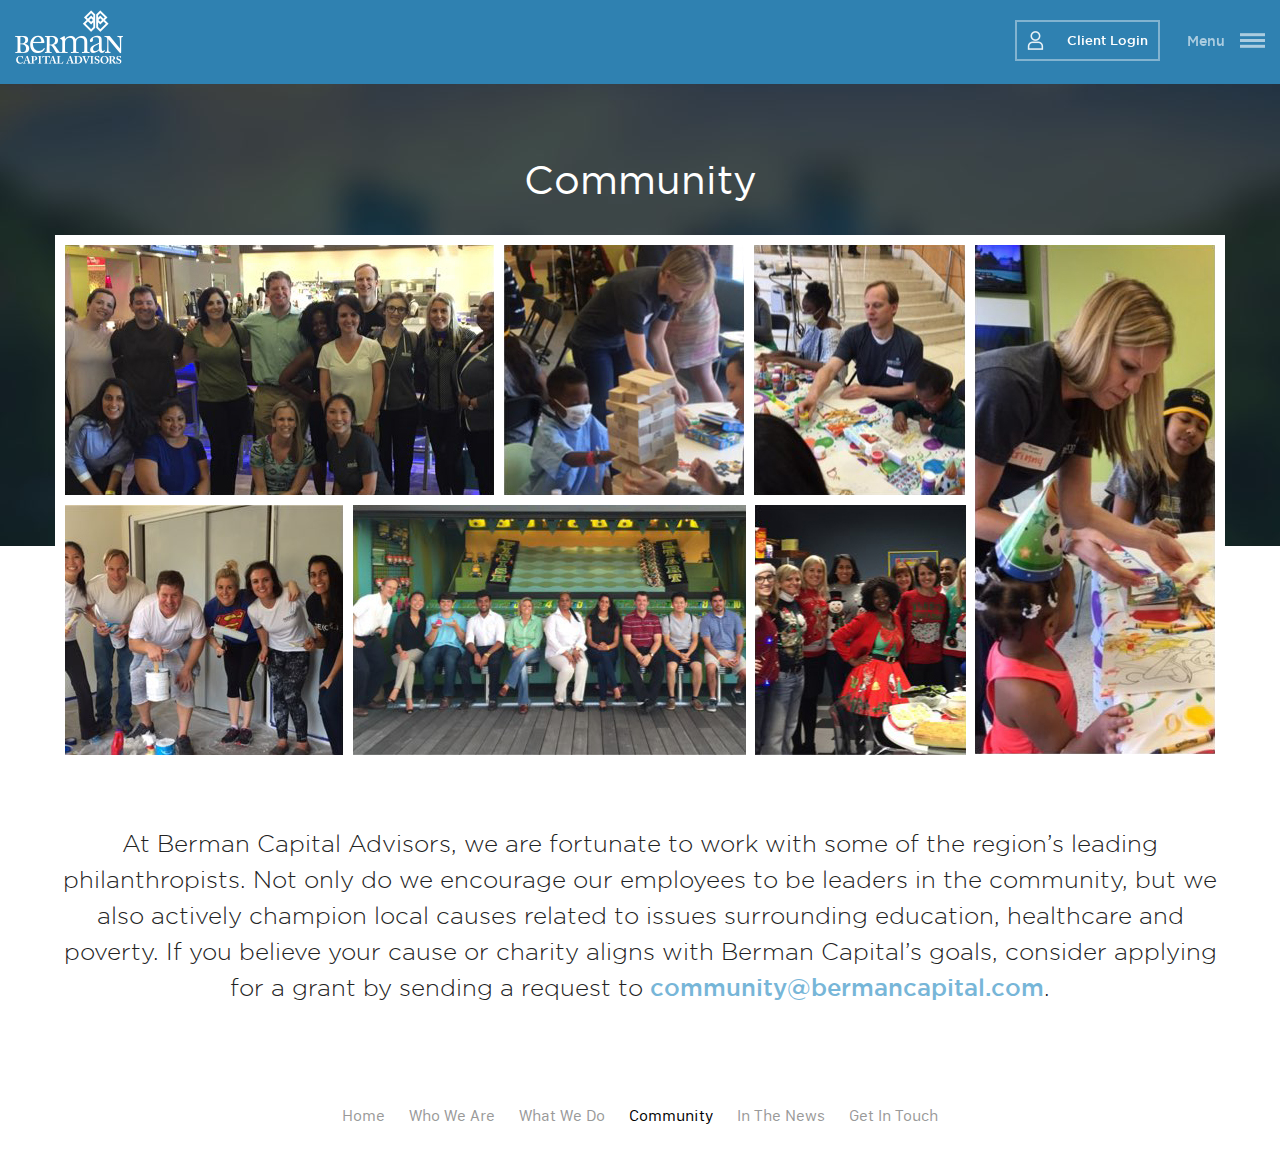
<file: community.html>
<!DOCTYPE html>
<html lang="en">
<head>
	<meta charset="UTF-8">
	<title>Berman Capital Advisors</title>
	<meta name="viewport" content="width=device-width, initial-scale=1.0, maximum-scale=1.0, user-scalable=no" />
	<link rel="stylesheet" href="css/magnific-popup.css">
	<link rel="stylesheet" href="css/style.css">
	<link rel="stylesheet" href="css/responsive.css">
	<!--[if lt IE 9]>
	<script src="js/html5shiv.js"></script>
	<![endif]-->
</head>
<body>
	<header class="header">
		<a href="index.html" class="logo"><img src="images/logo.png" alt=""></a>
	</header>
	<div class="loginCont clearfix">
		<a href="https://bd3.bdreporting.com/" class="clientLogin" target="_blank">Client Login</a>
	</div>
	<div class="btnMobileNavOuter"></div>
	<a class="btnMobileNav" href="javascript:void(0);"><span>Menu</span> <i></i></a>
	<div class="navigationOuter">
		<div class="loginContMob clearfix">
			<a href="https://bd3.bdreporting.com/" class="clientLogin" target="_blank">Client Login</a>
		</div>
		<ul class="nav clearfix">
			<li><a href="index.html">Home</a></li>
			<li><a href="who-we-are.html">Who We Are</a></li>
			<li><a href="what-we-do.html">What We Do</a></li>
			<li><a class="activePage" href="community.html">Community</a></li>
			<li><a href="news.html">In The News</a></li>
			<li><a href="get-in-touch.html">Get In Touch</a></li>
		</ul>
		<div class="fooDesc">
			<div class="fooLogo"><img src="images/footer_logo.png" alt=""></div>
			<p>3475 Lenox Road / Suite 760 / <br> Atlanta, GA 30326<br> 404.554.4999 office / 404.554.0455 fax</p>
			<p>&copy; Copyright 2017. Berman Capital Advisors. All rights reserved.</p>
		</div>
	</div>
	<div class="community clearfix">
		<div class="communityInner clearfix">
			<h2 class="heading2">Community</h2>
			<div class="dvCommunity clearfix">
				<div class="grid">
					<div id="community">
						<a class="gridItem item1" href="images/community1-large.jpg"><img src="images/community1.jpg" alt=""></a>
						<a class="gridItem item2" href="images/community2-large.jpg"><img src="images/community2.jpg" alt=""></a>
						<a class="gridItem item3" href="images/community3-large.jpg"><img src="images/community3.jpg" alt=""></a>
						<a class="gridItem item4" href="images/community4-large.jpg"><img src="images/community4.jpg" alt=""></a>
						<a class="gridItem item5" href="images/community5-large.jpg"><img src="images/community5.jpg" alt=""></a>
						<a class="gridItem item6" href="images/community6-large.jpg"><img src="images/community6.jpg"alt=""></a>
						<a class="gridItem item7" href="images/community7-large.jpg"><img src="images/community7.jpg" 
						alt=""></a>
					</div>
				</div>
			</div>
			<h4>At Berman Capital Advisors, we are fortunate to work with some of the region’s leading philanthropists. Not only do we encourage our employees to be leaders in the community, but we also actively champion local causes related to issues surrounding education, healthcare and poverty. If you believe your cause or charity aligns with Berman Capital’s goals, consider applying for a grant by sending a request to <a href="mailto:community@bermancapital.com">community@bermancapital.com</a>.</h4>
		</div>
	</div>
	<footer class="footer clearfix">
		<ul class="fooNav">
			<li><a href="index.html">Home</a></li>
			<li><a href="who-we-are.html">Who We Are</a></li>
			<li><a href="what-we-do.html">What We Do</a></li>
			<li><a class="activeNav" href="community.html">Community</a></li>
			<li><a href="news.html">In The News</a></li>
			<li><a href="get-in-touch.html">Get In Touch</a></li>
		</ul>
	</footer>
	<div class="bodyBg"></div>
	<script src="js/jquery.min.js"></script>
	<script src="js/jquery.magnific-popup.min.js"></script>
	<script src="js/TweenMax.min.js"></script>
	<script src="js/waypoints.min.js"></script>
	<script src="js/jquery.berman.js"></script>
	<script>
		//Gallery Function
		$(function(){
	        $('#community').magnificPopup({
				delegate: 'a',
				type: 'image',
				tLoading: 'Loading image #%curr%...',
				mainClass: 'mfp-with-zoom',
				zoom: {
				    enabled: true,
				    duration: 300,
				    easing: 'ease-in-out',
				    opener: function(openerElement) {
				      return openerElement.is('img') ? openerElement : openerElement.find('img');
				    }
				},
				gallery: {
					enabled: true,
					navigateByImgClick: true,
					preload: [0,1] 
				},
				image: {
					tError: '<a href="%url%">The image #%curr%</a> could not be loaded.',
					titleSrc: function(item) {
						return item.el.attr('title') + '<small>by Marsel Van Oosten</small>';
					}
				}
			});
			
		});
	</script>
</body>
</html>
</file>
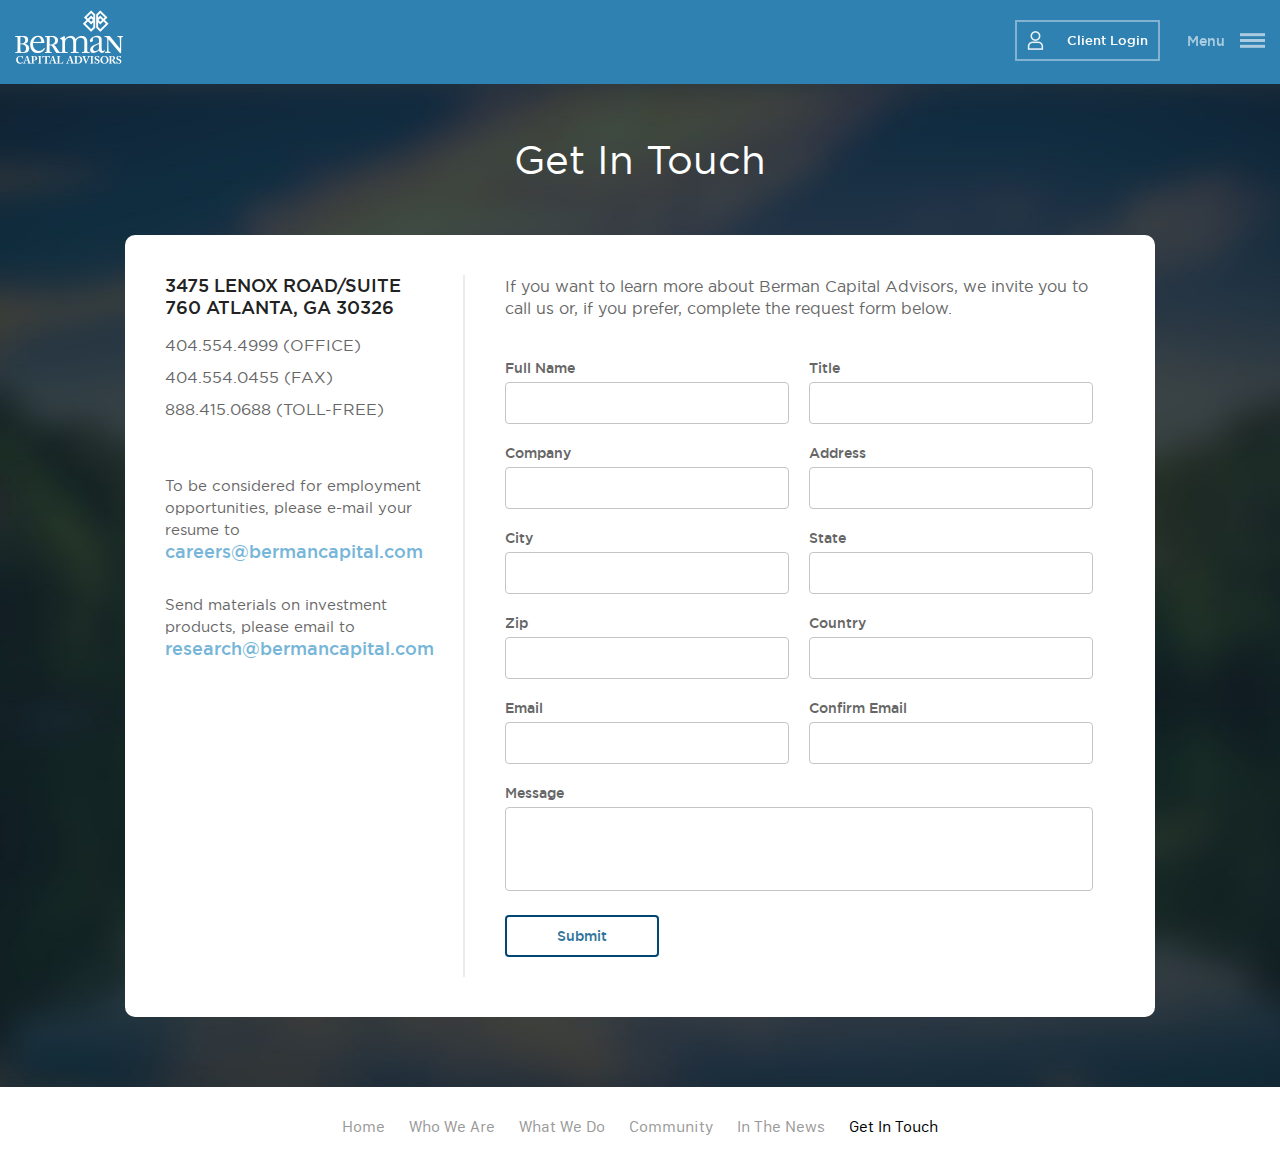
<file: get-in-touch.html>
<!DOCTYPE html>
<html lang="en">
<head>
	<meta charset="UTF-8">
	<title>Berman Capital Advisors</title>
	<meta name="viewport" content="width=device-width, initial-scale=1.0, maximum-scale=1.0, user-scalable=no" />
	<link rel="stylesheet" href="css/style.css">
	<link rel="stylesheet" href="css/responsive.css">
	<!--[if lt IE 9]>
	<script src="js/html5shiv.js"></script>
	<![endif]-->
</head>
<body>
	<header class="header">
		<a href="index.html" class="logo"><img src="images/logo.png" alt=""></a>
	</header>
	<div class="loginCont clearfix">
		<a href="https://bd3.bdreporting.com/" class="clientLogin" target="_blank">Client Login</a>
	</div>
	<div class="btnMobileNavOuter"></div>
	<a class="btnMobileNav" href="javascript:void(0);"><span>Menu</span> <i></i></a>
	<div class="navigationOuter">
		<div class="loginContMob clearfix">
			<a href="https://bd3.bdreporting.com/" class="clientLogin" target="_blank">Client Login</a>
		</div>
		<ul class="nav clearfix">
			<li><a href="index.html">Home</a></li>
			<li><a href="who-we-are.html">Who We Are</a></li>
			<li><a href="what-we-do.html">What We Do</a></li>
			<li><a href="community.html">Community</a></li>
			<li><a href="news.html">In The News</a></li>
			<li><a class="activePage" href="get-in-touch.html">Get In Touch</a></li>
		</ul>
		<div class="fooDesc">
			<div class="fooLogo"><img src="images/footer_logo.png" alt=""></div>
			<p>3475 Lenox Road / Suite 760 / <br> Atlanta, GA 30326<br> 404.554.4999 office / 404.554.0455 fax</p>
			<p>&copy; Copyright 2017. Berman Capital Advisors. All rights reserved.</p>
		</div>
	</div>
	<div class="getInTouch clearfix">
		<div class="getInTouchInner clearfix">
			<h2 class="heading2">Get In Touch</h2>
			<div class="dvgetInTouch clearfix">
				<div class="dvgetInTouchLeft">
					<h4>3475 LENOX ROAD/SUITE 760 ATLANTA, GA 30326</h4>
					<h5>404.554.4999 (OFFICE)<br>
					404.554.0455 (FAX)<br>
					888.415.0688 (TOLL-FREE)</h5>
					<p>To be considered for employment opportunities, please e-mail your resume to<br>
					<a href="mailto:careers@bermancapital.com">careers@bermancapital.com</a>
					</p>
					<p>Send materials on investment products, please email to<br>
					<a href="mailto:research@bermancapital.com">research@bermancapital.com</a>
					</p>
				</div>
				<div class="dvgetInTouchRight">
					<h4>If you want to learn more about Berman Capital Advisors, we invite you to call us or, if you prefer, complete the request form below.</h4>
					<div class="frmRow clearfix">
						<div class="frmCol">
							<label class="lbl">Full Name</label>
							<input class="txtInput" type="text" name="" id="">
						</div>
						<div class="frmCol">
							<label class="lbl">Title</label>
							<input class="txtInput" type="text" name="" id="">
						</div>
					</div>
					<div class="frmRow clearfix">
						<div class="frmCol">
							<label class="lbl">Company</label>
							<input class="txtInput" type="text" name="" id="">
						</div>
						<div class="frmCol">
							<label class="lbl">Address</label>
							<input class="txtInput" type="text" name="" id="">
						</div>
					</div>
					<div class="frmRow clearfix">
						<div class="frmCol">
							<label class="lbl">City</label>
							<input class="txtInput" type="text" name="" id="">
						</div>
						<div class="frmCol">
							<label class="lbl">State</label>
							<input class="txtInput" type="text" name="" id="">
						</div>
					</div>
					<div class="frmRow clearfix">
						<div class="frmCol">
							<label class="lbl">Zip</label>
							<input class="txtInput" type="text" name="" id="">
						</div>
						<div class="frmCol">
							<label class="lbl">Country</label>
							<input class="txtInput" type="text" name="" id="">
						</div>
					</div>
					<div class="frmRow clearfix">
						<div class="frmCol">
							<label class="lbl">Email</label>
							<input class="txtInput" type="text" name="" id="">
						</div>
						<div class="frmCol">
							<label class="lbl">Confirm Email</label>
							<input class="txtInput" type="text" name="" id="">
						</div>
					</div>
					<div class="frmRow clearfix">
						<div class="frmCol w_100">
							<label class="lbl">Message</label>
							<textarea name="" class="txtArea" id="" cols="30" rows="10"></textarea>
						</div>
					</div>
					<div class="frmRow clearfix">
						<div class="frmCol">
							<a class="btnSubmit" href="#">Submit</a>
						</div>
					</div>
				</div>
			</div>
		</div>
	</div>
	<footer class="footer clearfix">
		<ul class="fooNav">
			<li><a href="index.html">Home</a></li>
			<li><a href="who-we-are.html">Who We Are</a></li>
			<li><a href="what-we-do.html">What We Do</a></li>
			<li><a href="community.html">Community</a></li>
			<li><a href="news.html">In The News</a></li>
			<li><a class="activeNav" href="get-in-touch.html">Get In Touch</a></li>
		</ul>
	</footer>
	<div class="bodyBg"></div>
	<script src="js/jquery.min.js"></script>
	<script src="js/TweenMax.min.js"></script>
	<script src="js/waypoints.min.js"></script>
	<script src="js/jquery.berman.js"></script>
</body>
</html>
</file>
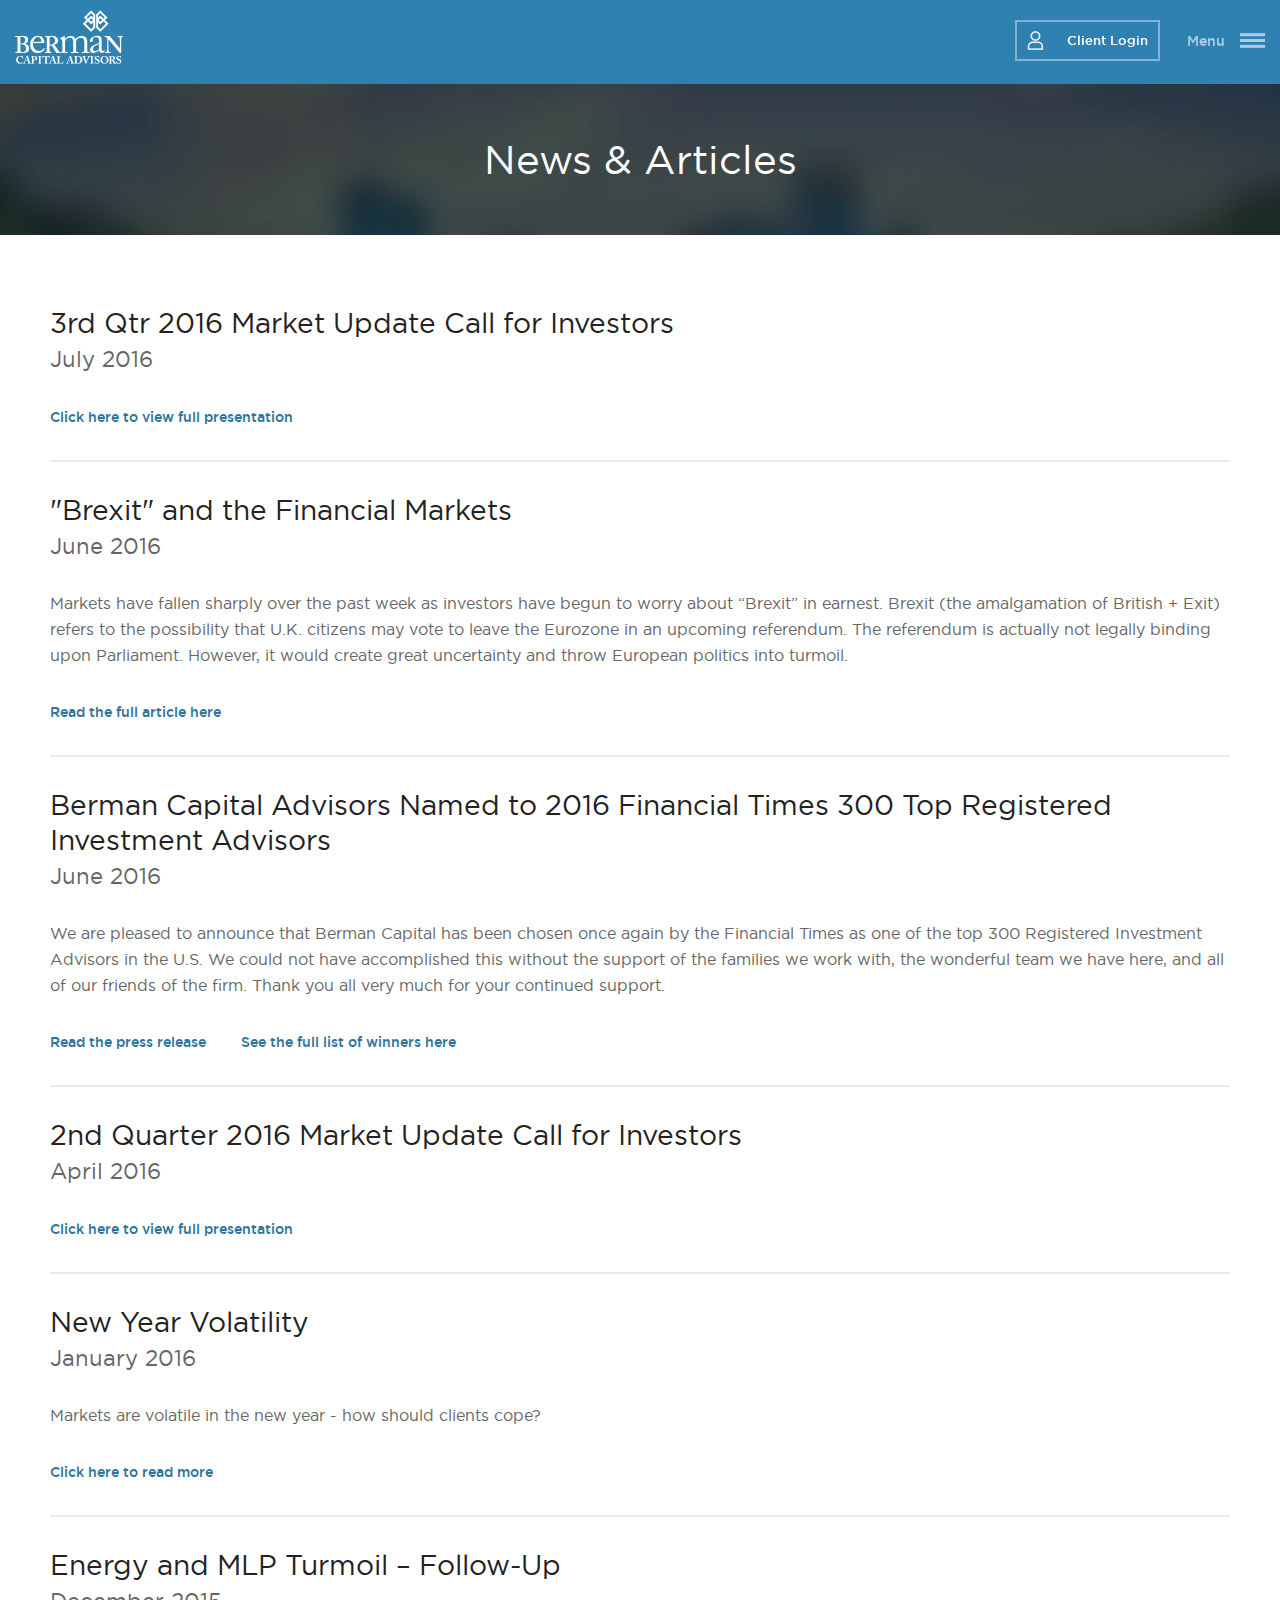
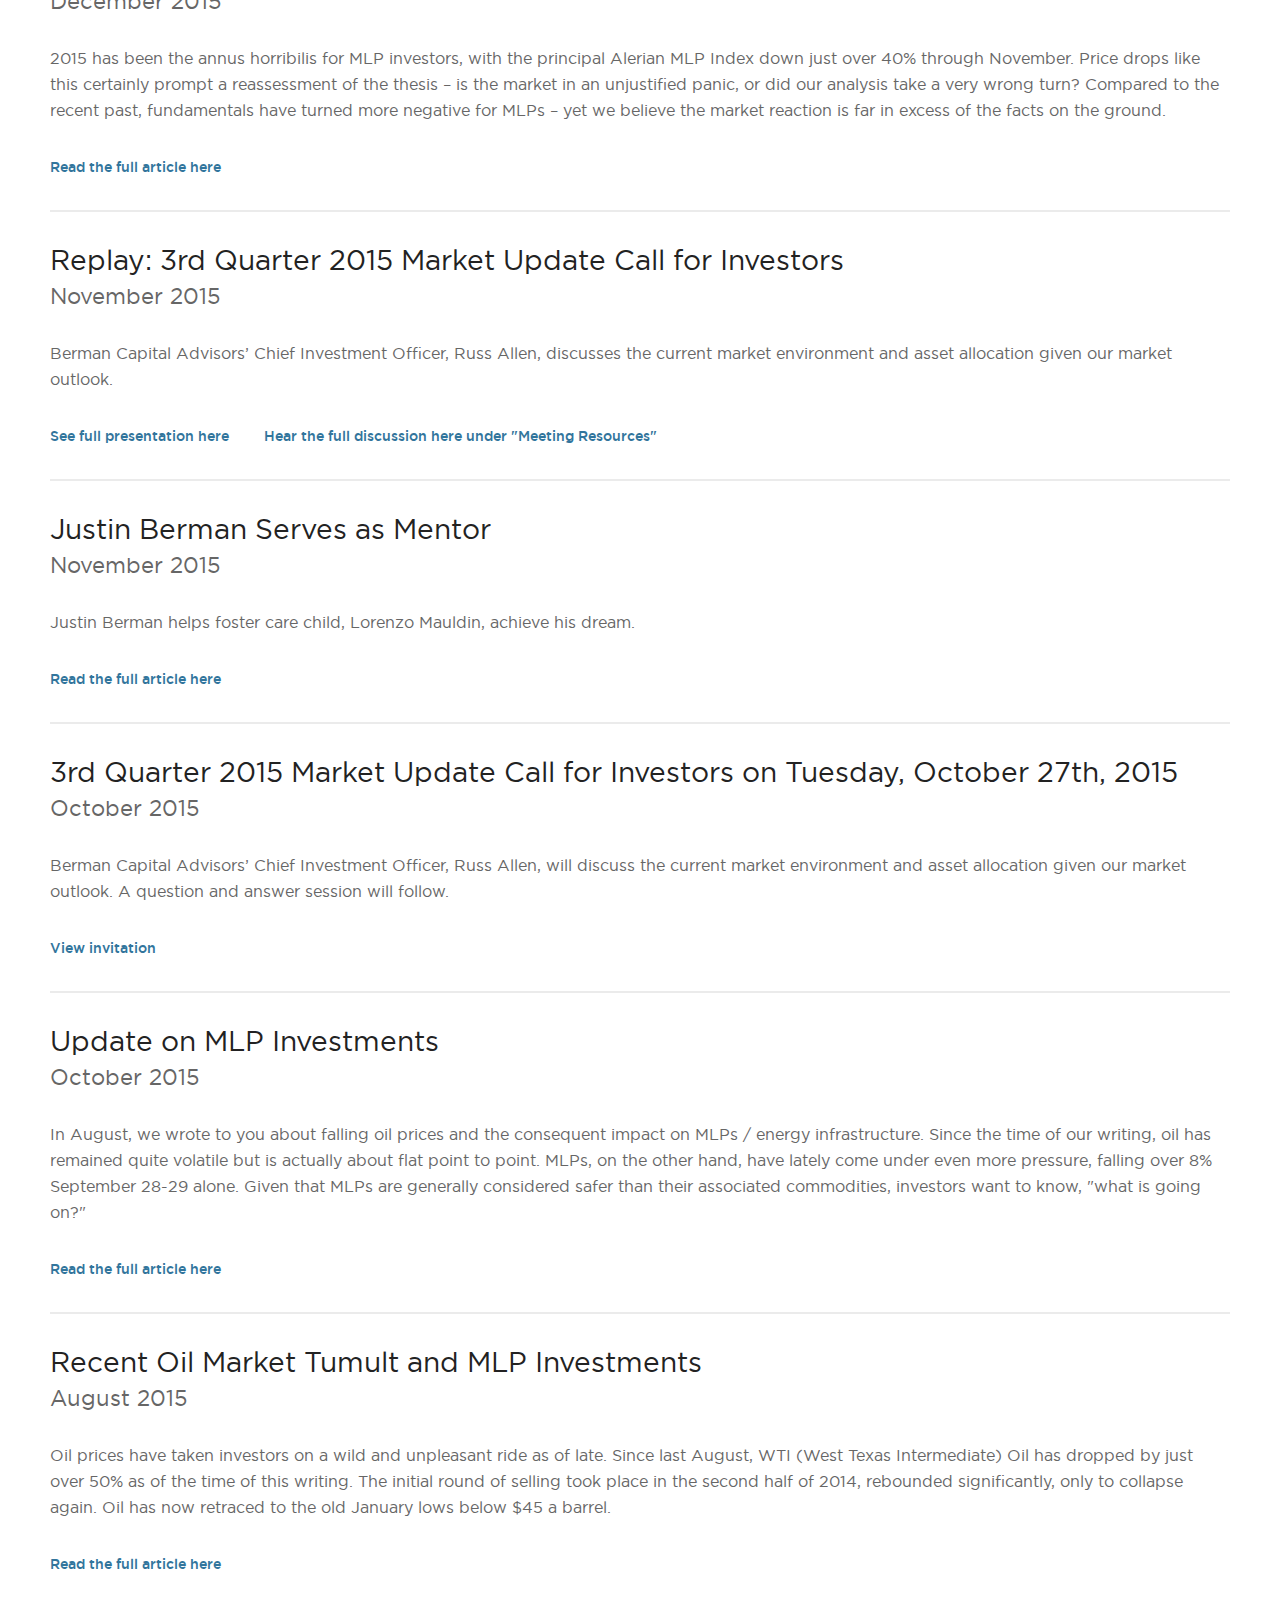
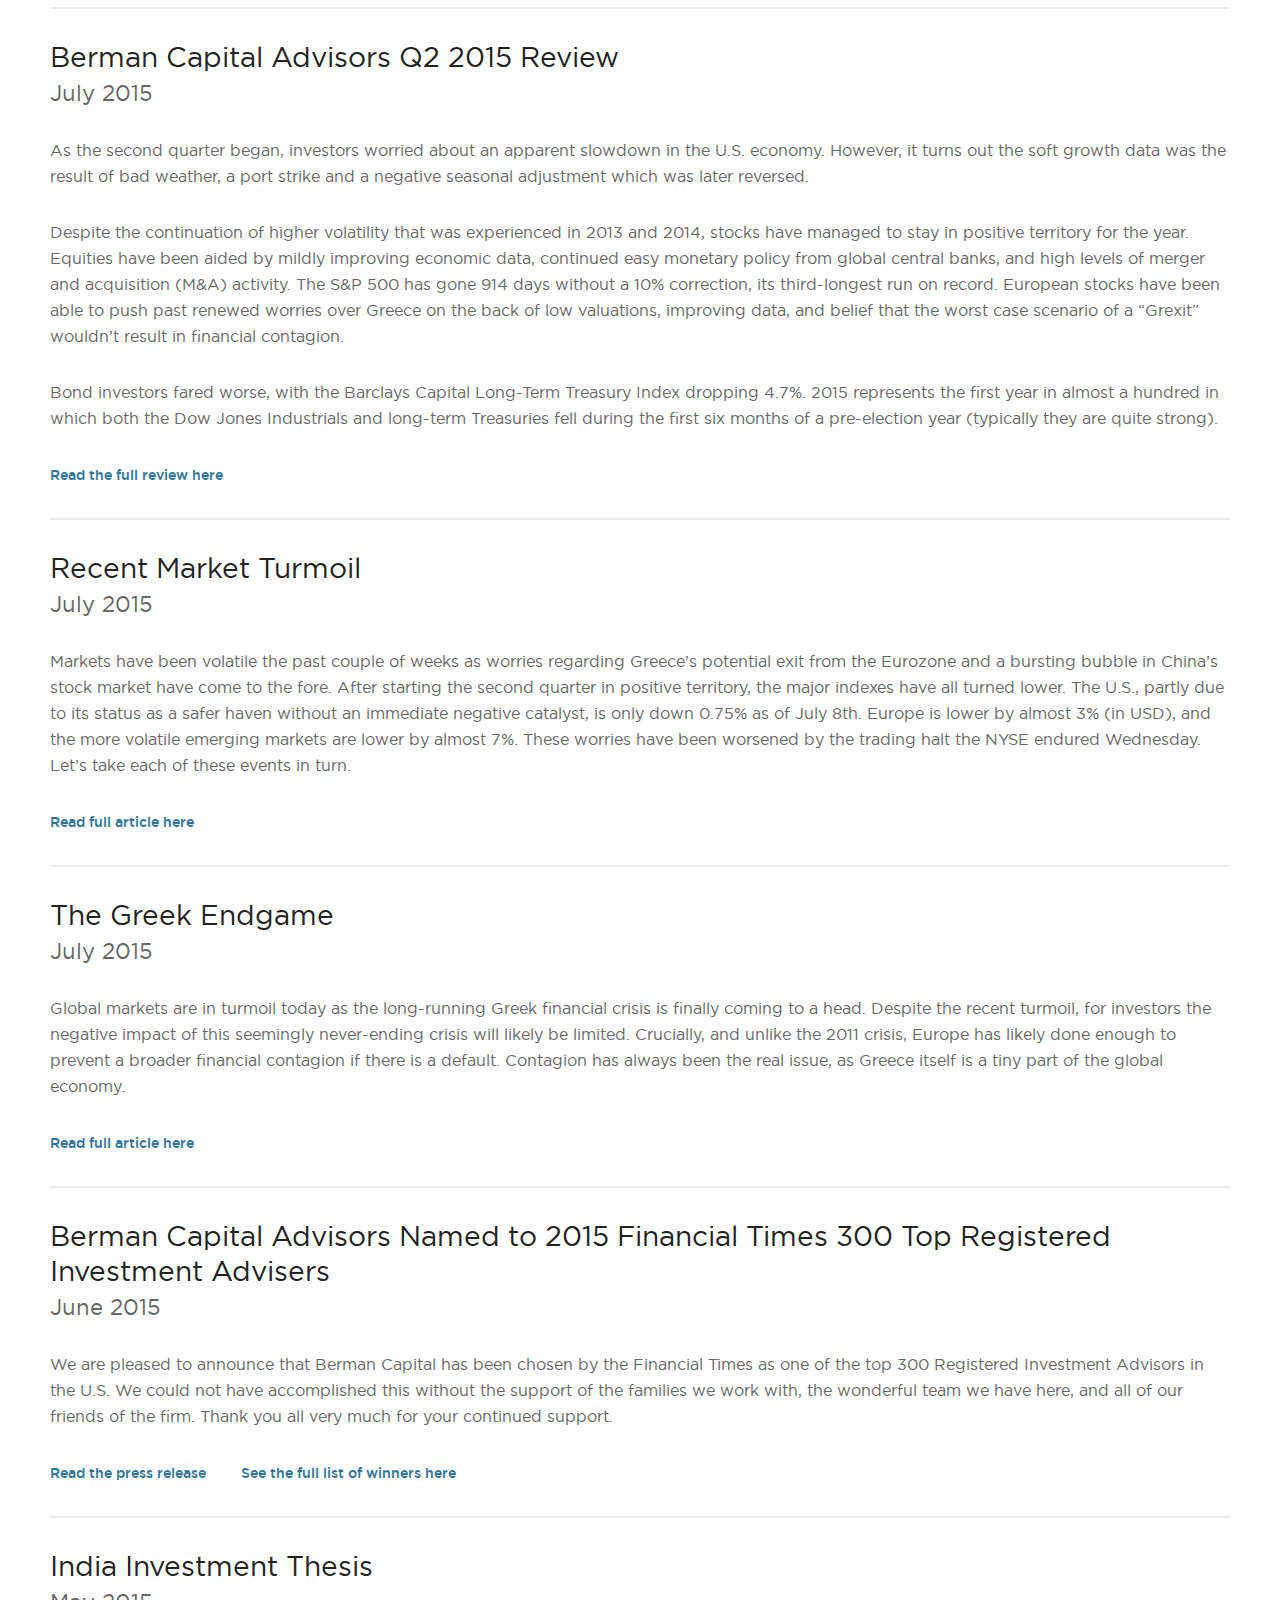
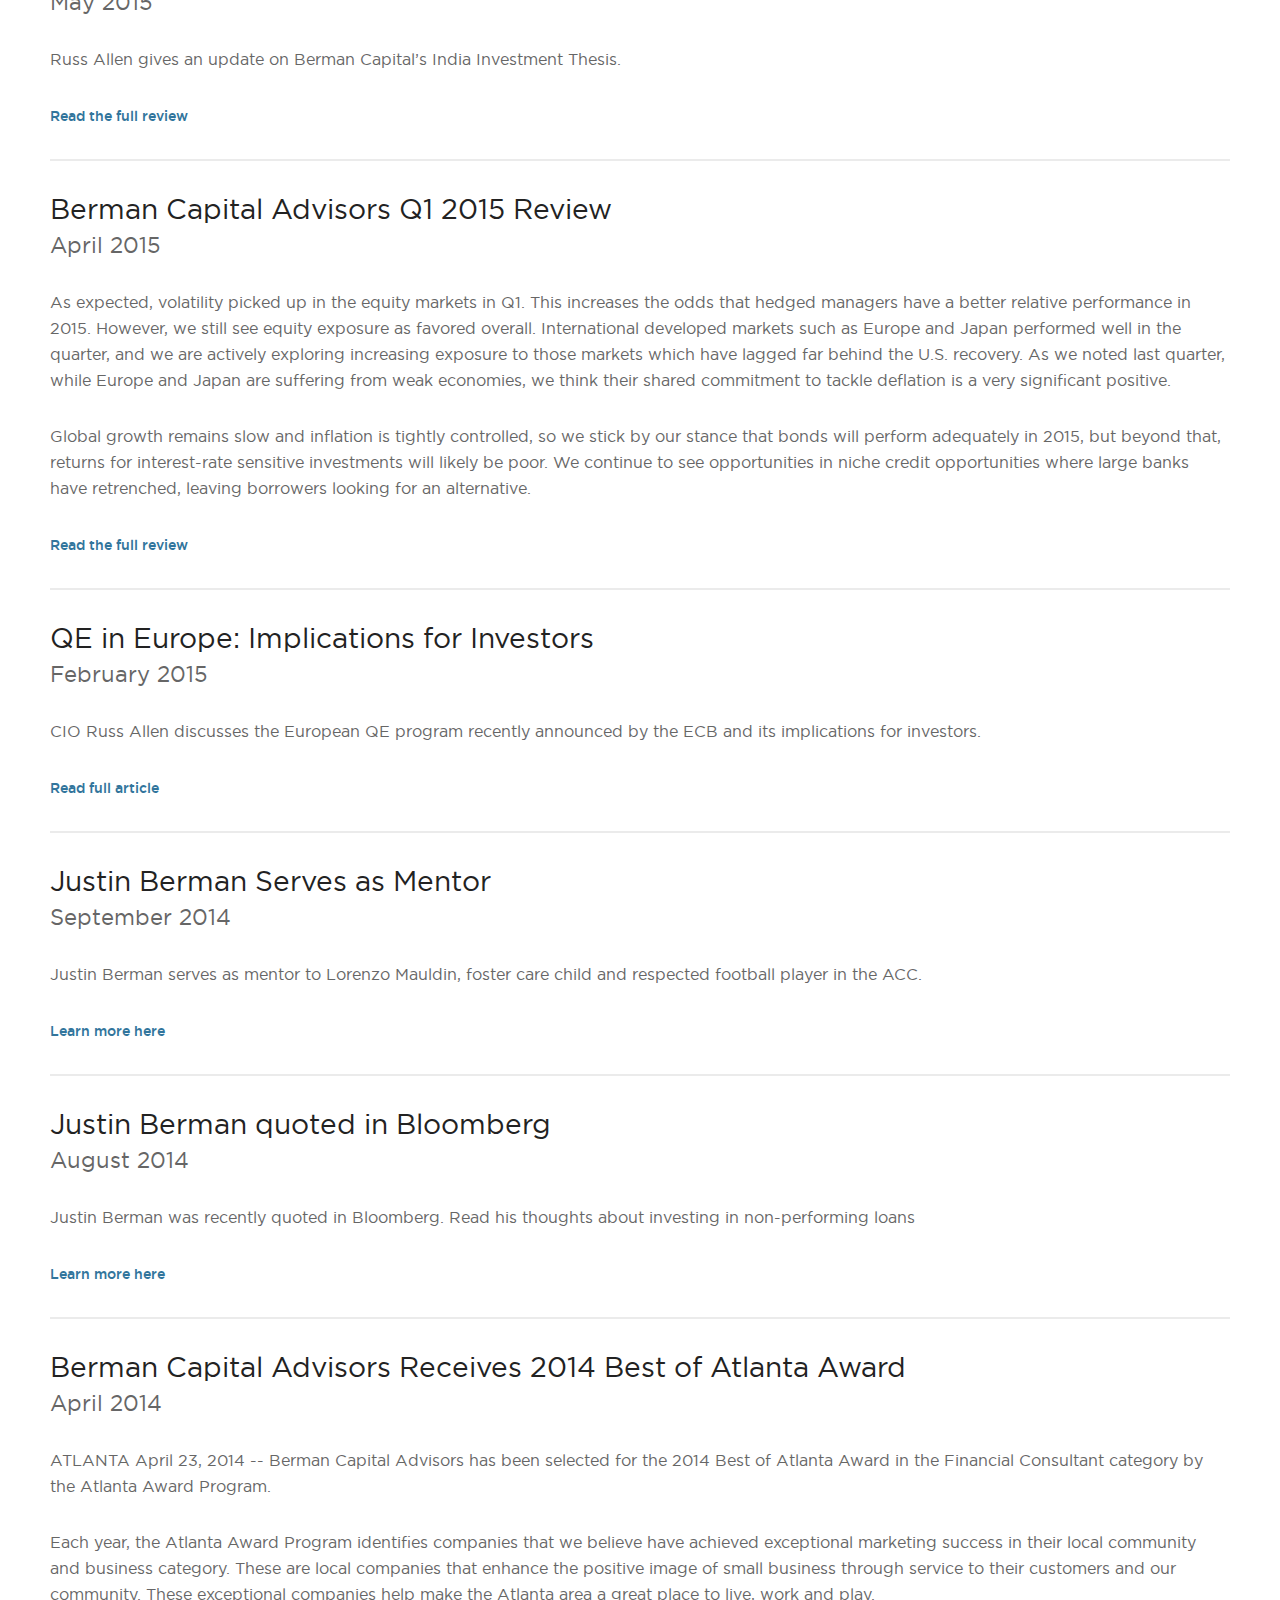
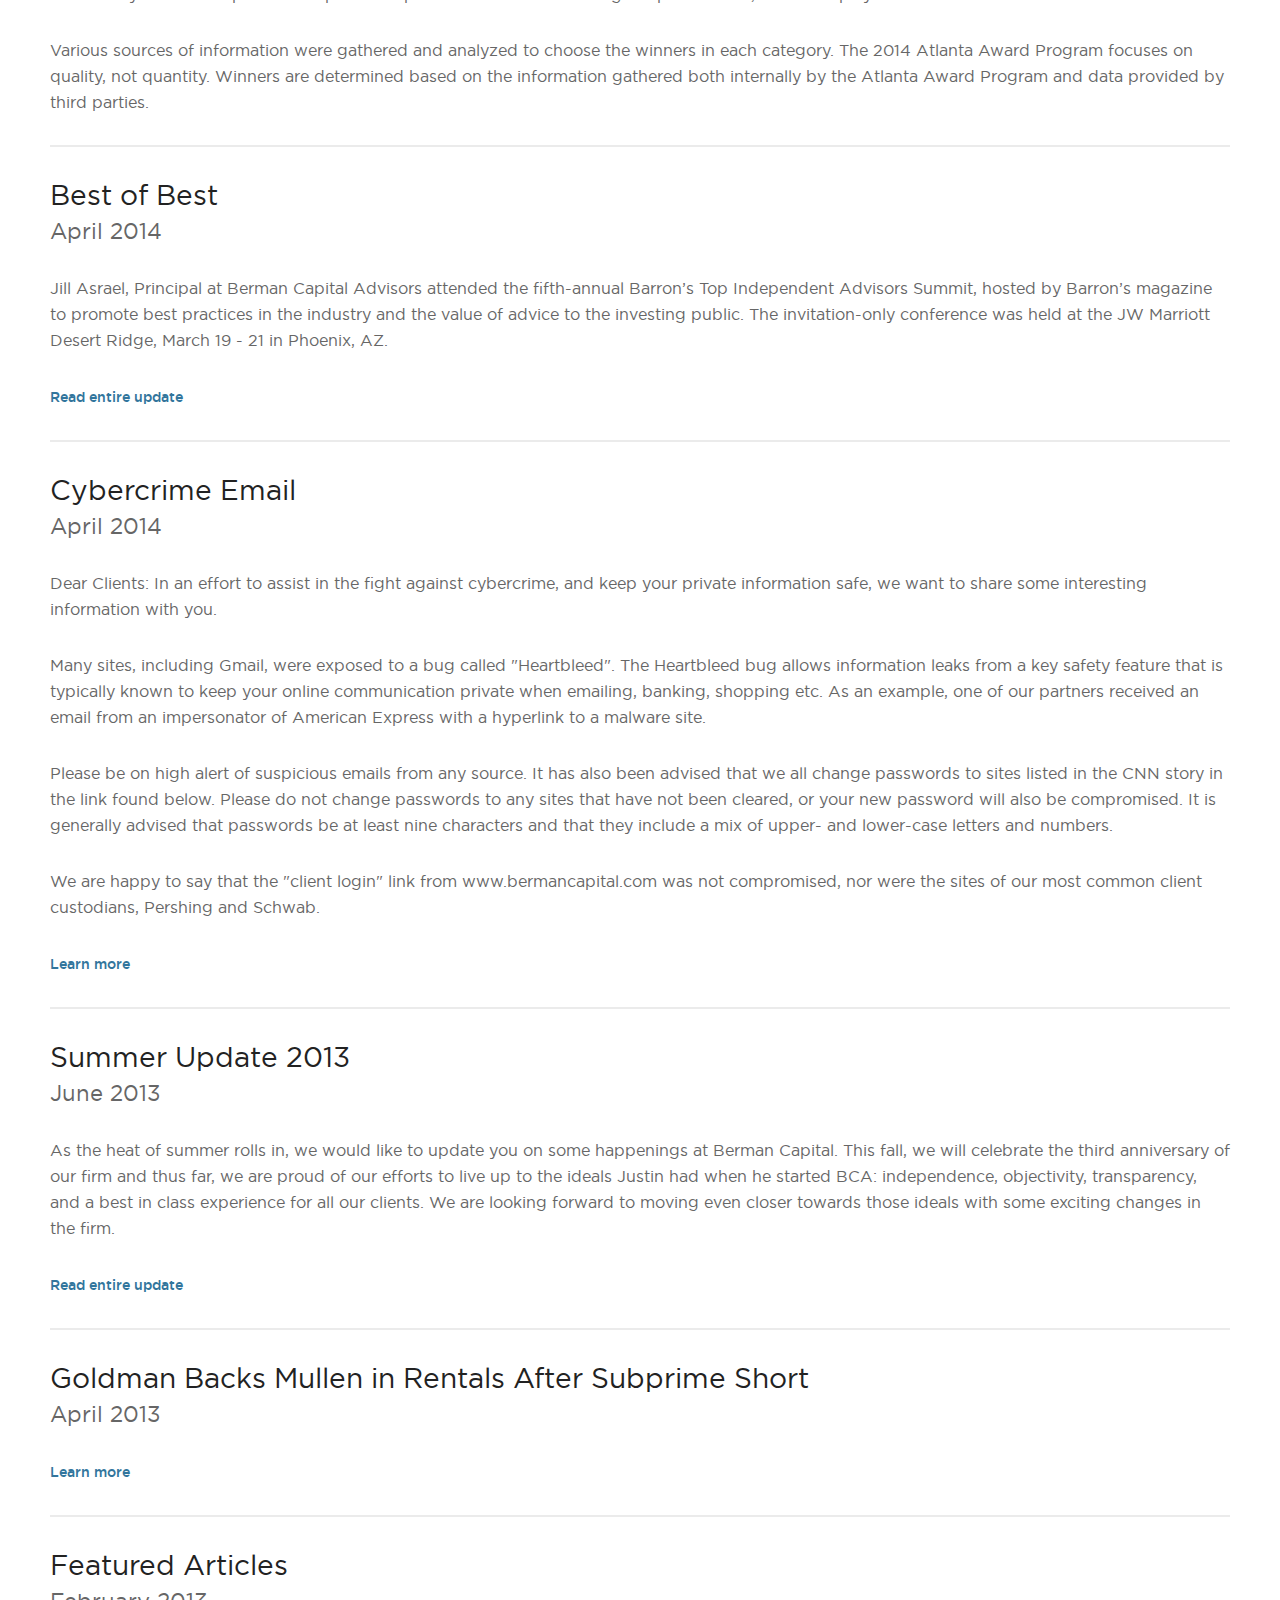
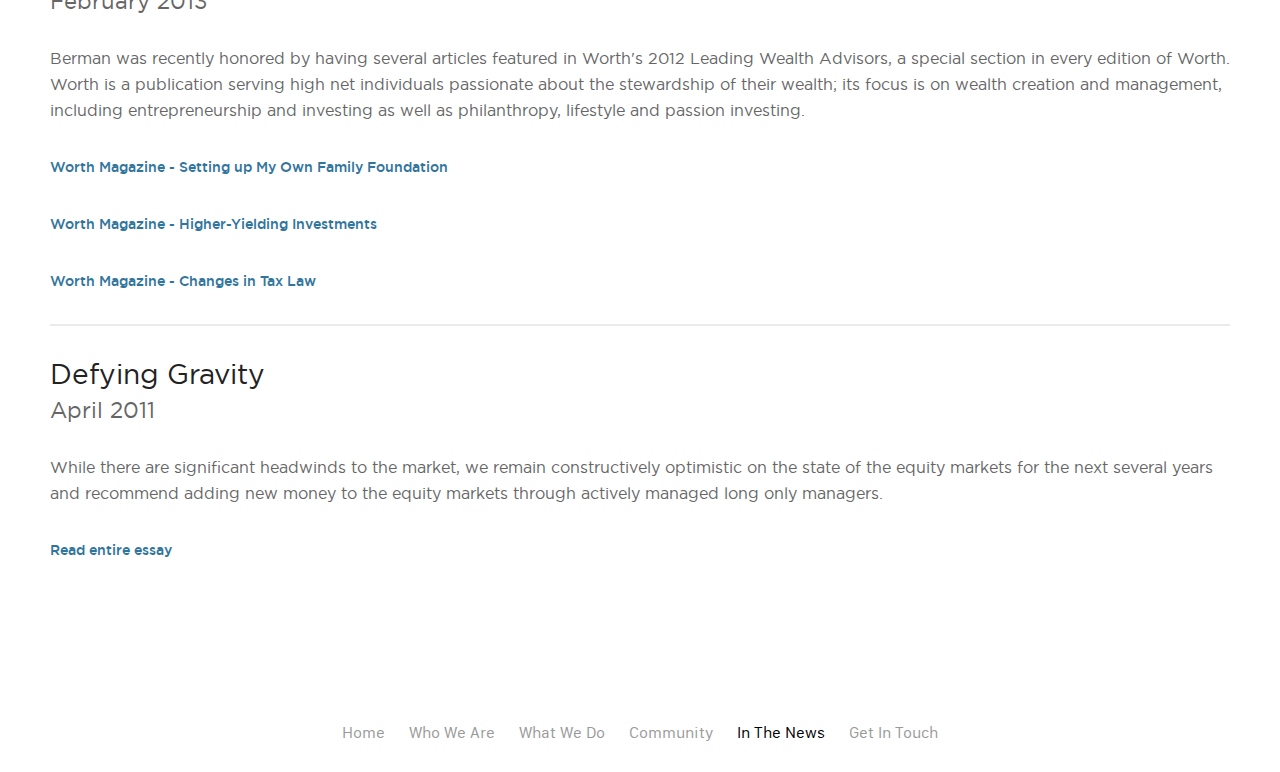
<file: news.html>
<!DOCTYPE html>
<html lang="en">
<head>
	<meta charset="UTF-8">
	<title>Berman Capital Advisors</title>
	<meta name="viewport" content="width=device-width, initial-scale=1.0, maximum-scale=1.0, user-scalable=no" />
	<link rel="stylesheet" href="css/owl.carousel.css">
	<link rel="stylesheet" href="css/style.css">
	<link rel="stylesheet" href="css/responsive.css">
	<!--[if lt IE 9]>
	<script src="js/html5shiv.js"></script>
	<![endif]-->
</head>
<body>
	<header class="header">
		<a href="index.html" class="logo"><img src="images/logo.png" alt=""></a>
	</header>
	<div class="loginCont clearfix">
		<a href="https://bd3.bdreporting.com/" class="clientLogin" target="_blank">Client Login</a>
	</div>
	<div class="btnMobileNavOuter"></div>
	<a class="btnMobileNav" href="javascript:void(0);"><span>Menu</span> <i></i></a>
	<div class="navigationOuter">
		<div class="loginContMob clearfix">
			<a href="https://bd3.bdreporting.com/" class="clientLogin" target="_blank">Client Login</a>
		</div>
		<ul class="nav clearfix">
			<li><a href="index.html">Home</a></li>
			<li><a href="who-we-are.html">Who We Are</a></li>
			<li><a href="what-we-do.html">What We Do</a></li>
			<li><a href="community.html">Community</a></li>
			<li><a class="activePage" href="news.html">In The News</a></li>
			<li><a href="get-in-touch.html">Get In Touch</a></li>
		</ul>
		<div class="fooDesc">
			<div class="fooLogo"><img src="images/footer_logo.png" alt=""></div>
			<p>3475 Lenox Road / Suite 760 / <br> Atlanta, GA 30326<br> 404.554.4999 office / 404.554.0455 fax</p>
			<p>&copy; Copyright 2017. Berman Capital Advisors. All rights reserved.</p>
		</div>
	</div>
	<div class="news clearfix">
		<div class="newsInner clearfix">
			<h2 class="heading2">News &amp; Articles</h2>
		</div>
	</div>
	<div class="dvNews clearfix">
		<div class="newsRow clearfix">
			<h4>3rd Qtr 2016 Market Update Call for Investors</h4>
			<h5>July 2016</h5>
			<p><a href="https://vimeo.com/175880178" target="_blank">Click here to view full presentation</a></p>
		</div>
		<div class="newsRow clearfix">
			<h4>"Brexit" and the Financial Markets</h4>
			<h5>June 2016</h5>
			<p>Markets have fallen sharply over the past week as investors have begun to worry about “Brexit” in earnest. Brexit (the amalgamation of British + Exit) refers to the possibility that U.K. citizens may vote to leave the Eurozone in an upcoming referendum. The referendum is actually not legally binding upon Parliament. However, it would create great uncertainty and throw European politics into turmoil.</p>
			<p><a href="PDFs/Brexit_June_2016.pdf" target="_blank">Read the full article here</a></p>
		</div>
		<div class="newsRow clearfix">
			<h4>Berman Capital Advisors Named to 2016 Financial Times 300 Top Registered Investment Advisors</h4>
			<h5>June 2016</h5>
			<p>We are pleased to announce that Berman Capital has been chosen once again by the Financial Times as one of the top 300 Registered Investment Advisors in the U.S. We could not have accomplished this without the support of the families we work with, the wonderful team we have here, and all of our friends of the firm. Thank you all very much for your continued support.</p>
			<p><a href="PDFs/2016_Berman_Capital_FT_300_Press_Release.pdf" target="_blank">Read the press release</a> <a href="https://www.ft.com/content/37bd6974-31b9-11e6-ad39-3fee5ffe5b5b#axzz4BkiF4jjG" target="_blank">See the full list of winners here</a></p>
		</div>
		<div class="newsRow clearfix">
			<h4>2nd Quarter 2016 Market Update Call for Investors</h4>
			<h5>April 2016</h5>
			<p><a href="https://vimeo.com/164446907" target="_blank">Click here to view full presentation</a></p>
		</div>
        <div class="newsRow clearfix">
			<h4>New Year Volatility</h4>
			<h5>January 2016</h5>
			<p>Markets are volatile in the new year - how should clients cope?</p>
			<p><a href="PDFs/New_Year_Volatility_2016.pdf" target="_blank">Click here to read more</a></p>
		</div>
        <div class="newsRow clearfix">
			<h4>Energy and MLP Turmoil – Follow-Up</h4>
			<h5>December 2015</h5>
			<p>2015 has been the annus horribilis for MLP investors, with the principal Alerian MLP Index down just over 40% through November. Price drops like this certainly prompt a reassessment of the thesis – is the market in an unjustified panic, or did our analysis take a very wrong turn? Compared to the recent past, fundamentals have turned more negative for MLPs – yet we believe the market reaction is far in excess of the facts on the ground.</p>
			<p><a href="PDFs/MLP_Follow_Up_12-6-2015.pdf" target="_blank">Read the full article here</a></p>
		</div>
        <div class="newsRow clearfix">
			<h4>Replay: 3rd Quarter 2015 Market Update Call for Investors</h4>
			<h5>November 2015</h5>
			<p>Berman Capital Advisors’ Chief Investment Officer, Russ Allen, discusses the current market environment and asset allocation given our market outlook.</p>
			<p><a href="PDFs/BCA_3rd_Quarter_2015_Outlook.pdf" target="_blank">See full presentation here</a> <a href="PDFs/86722592-407396255.mp3" target="_blank">Hear the full discussion here under "Meeting Resources"</a></p>
		</div>
        <div class="newsRow clearfix">
			<h4>Justin Berman Serves as Mentor</h4>
			<h5>November 2015</h5>
			<p>Justin Berman helps foster care child, Lorenzo Mauldin, achieve his dream.</p>
			<p><a href="https://www.nytimes.com/2015/11/08/sports/football/lorenzo-mauldin-new-york-jets-keeps-bouncing-back.html?_r=0" target="_blank">Read the full article here</a></p>
		</div>
        <div class="newsRow clearfix">
			<h4>3rd Quarter 2015 Market Update Call for Investors on Tuesday, October 27th, 2015</h4>
			<h5>October 2015</h5>
			<p>Berman Capital Advisors’ Chief Investment Officer, Russ Allen, will discuss the current market environment and asset allocation given our market outlook. A question and answer session will follow.</p>
			<p><a href="PDFs/3rd_Qtr._2015_BCA_Market_Update_Call.pdf" target="_blank">View invitation</a></p>
		</div>
        <div class="newsRow clearfix">
			<h4>Update on MLP Investments</h4>
			<h5>October 2015</h5>
			<p>In August, we wrote to you about falling oil prices and the consequent impact on MLPs / energy infrastructure. Since the time of our writing, oil has remained quite volatile but is actually about flat point to point. MLPs, on the other hand, have lately come under even more pressure, falling over 8% September 28-29 alone. Given that MLPs are generally considered safer than their associated commodities, investors want to know, "what is going on?"</p>
			<p><a href="PDFs/MLP_Communication_9-30-2015_FINAL.pdf" target="_blank">Read the full article here</a></p>
		</div>
        <div class="newsRow clearfix">
			<h4>Recent Oil Market Tumult and MLP Investments</h4>
			<h5>August 2015</h5>
			<p>Oil prices have taken investors on a wild and unpleasant ride as of late. Since last August, WTI (West Texas Intermediate) Oil has dropped by just over 50% as of the time of this writing. The initial round of selling took place in the second half of 2014, rebounded significantly, only to collapse again. Oil has now retraced to the old January lows below $45 a barrel.</p>
			<p><a href="PDFs/Energy_turmoil_and_MLP_Investing_8-12-2015.pdf" target="_blank">Read the full article here</a></p>
		</div>
        <div class="newsRow clearfix">
			<h4>Berman Capital Advisors Q2 2015 Review</h4>
			<h5>July 2015</h5>
			<p>As the second quarter began, investors worried about an apparent slowdown in the U.S. economy. However, it turns out the soft growth data was the result of bad weather, a port strike and a negative seasonal adjustment which was later reversed.</p>
            <p>Despite the continuation of higher volatility that was experienced in 2013 and 2014, stocks have managed to stay in positive territory for the year. Equities have been aided by mildly improving economic data, continued easy monetary policy from global central banks, and high levels of merger and acquisition (M&A) activity. The S&P 500 has gone 914 days without a 10% correction, its third-longest run on record. European stocks have been able to push past renewed worries over Greece on the back of low valuations, improving data, and belief that the worst case scenario of a “Grexit” wouldn’t result in financial contagion.</p>
            <p>Bond investors fared worse, with the Barclays Capital Long-Term Treasury Index dropping 4.7%. 2015 represents the first year in almost a hundred in which both the Dow Jones Industrials and long-term Treasuries fell during the first six months of a pre-election year (typically they are quite strong).</p>
			<p><a href="PDFs/BCA_Q2_2015_Review.pdf" target="_blank">Read the full review here</a></p>
		</div>
        <div class="newsRow clearfix">
			<h4>Recent Market Turmoil</h4>
			<h5>July 2015</h5>
			<p>Markets have been volatile the past couple of weeks as worries regarding Greece’s potential exit from the Eurozone and a bursting bubble in China’s stock market have come to the fore. After starting the second quarter in positive territory, the major indexes have all turned lower. The U.S., partly due to its status as a safer haven without an immediate negative catalyst, is only down 0.75% as of July 8th. Europe is lower by almost 3% (in USD), and the more volatile emerging markets are lower by almost 7%. These worries have been worsened by the trading halt the NYSE endured Wednesday. Let’s take each of these events in turn.</p>
			<p><a href="PDFs/Recent_Market_Turmoil.pdf" target="_blank">Read full article here</a></p>
		</div>
        <div class="newsRow clearfix">
			<h4>The Greek Endgame</h4>
			<h5>July 2015</h5>
			<p>Global markets are in turmoil today as the long-running Greek financial crisis is finally coming to a head. Despite the recent turmoil, for investors the negative impact of this seemingly never-ending crisis will likely be limited. Crucially, and unlike the 2011 crisis, Europe has likely done enough to prevent a broader financial contagion if there is a default. Contagion has always been the real issue, as Greece itself is a tiny part of the global economy.</p>
			<p><a href="PDFs/Greek_Endgame_6-30-2015.pdf" target="_blank">Read full article here</a></p>
		</div>
        <div class="newsRow clearfix">
			<h4>Berman Capital Advisors Named to 2015 Financial Times 300 Top Registered Investment Advisers</h4>
			<h5>June 2015</h5>
			<p>We are pleased to announce that Berman Capital has been chosen by the Financial Times as one of the top 300 Registered Investment Advisors in the U.S. We could not have accomplished this without the support of the families we work with, the wonderful team we have here, and all of our friends of the firm. Thank you all very much for your continued support.</p>
			<p><a href="PDFs/Berman_Capital_FT_300_Press_Release.pdf" target="_blank">Read the press release</a> <a href="http://im.ft-static.com/content/images/f3c4e700-15d1-11e5-a58d-00144feabdc0.pdf" target="_blank">See the full list of winners here</a></p>
		</div>
        <div class="newsRow clearfix">
			<h4>India Investment Thesis</h4>
			<h5>May 2015</h5>
			<p>Russ Allen gives an update on Berman Capital’s India Investment Thesis.</p>
			<p><a href="PDFs/Update_on_India_Investment_Thesis.pdf" target="_blank">Read the full review</a></p>
		</div>
        <div class="newsRow clearfix">
			<h4>Berman Capital Advisors Q1 2015 Review</h4>
			<h5>April 2015</h5>
			<p>As expected, volatility picked up in the equity markets in Q1. This increases the odds that hedged managers have a better relative performance in 2015. However, we still see equity exposure as favored overall. International developed markets such as Europe and Japan performed well in the quarter, and we are actively exploring increasing exposure to those markets which have lagged far behind the U.S. recovery. As we noted last quarter, while Europe and Japan are suffering from weak economies, we think their shared commitment to tackle deflation is a very significant positive.</p>
            <p>Global growth remains slow and inflation is tightly controlled, so we stick by our stance that bonds will perform adequately in 2015, but beyond that, returns for interest-rate sensitive investments will likely be poor. We continue to see opportunities in niche credit opportunities where large banks have retrenched, leaving borrowers looking for an alternative.</p>
			<p><a href="PDFs/BCA_Q1_Review.pdf" target="_blank">Read the full review</a></p>
		</div>
        <div class="newsRow clearfix">
			<h4><a href="#">QE in Europe: Implications for Investors</a></h4>
			<h5>February 2015</h5>
			<p>CIO Russ Allen discusses the European QE program recently announced by the ECB and its implications for investors.</p>
			<p><a href="PDFs/QE_in_Europe_2-6-2015.pdf" target="_blank">Read full article</a></p>
		</div>
        <div class="newsRow clearfix">
			<h4>Justin Berman Serves as Mentor</h4>
			<h5>September 2014</h5>
			<p>Justin Berman serves as mentor to Lorenzo Mauldin, foster care child and respected football player in the ACC.</p>
			<p><a href="http://www.theacc.com/video/5410cc29e4b080d5b2e464dc" target="_blank">Learn more here</a></p>
		</div>
        <div class="newsRow clearfix">
			<h4>Justin Berman quoted in Bloomberg</h4>
			<h5>August 2014</h5>
			<p>Justin Berman was recently quoted in Bloomberg. Read his thoughts about investing in non-performing loans</p>
			<p><a href="https://www.bloomberg.com/news/articles/2014-08-11/hedge-funds-boost-bad-loan-prices-as-u-s-sales-increase" target="_blank">Learn more here</a></p>
		</div>
        <div class="newsRow clearfix">
			<h4>Berman Capital Advisors Receives 2014 Best of Atlanta Award</h4>
			<h5>April 2014</h5>
			<p>ATLANTA April 23, 2014 -- Berman Capital Advisors has been selected for the 2014 Best of Atlanta Award in the Financial Consultant category by the Atlanta Award Program.</p>
            <p>Each year, the Atlanta Award Program identifies companies that we believe have achieved exceptional marketing success in their local community and business category. These are local companies that enhance the positive image of small business through service to their customers and our community. These exceptional companies help make the Atlanta area a great place to live, work and play.</p>
            <p>Various sources of information were gathered and analyzed to choose the winners in each category. The 2014 Atlanta Award Program focuses on quality, not quantity. Winners are determined based on the information gathered both internally by the Atlanta Award Program and data provided by third parties.</p>
		</div>
        <div class="newsRow clearfix">
			<h4>Best of Best</h4>
			<h5>April 2014</h5>
			<p>Jill Asrael, Principal at Berman Capital Advisors attended the fifth-annual Barron’s Top Independent Advisors Summit, hosted by Barron’s magazine to promote best practices in the industry and the value of advice to the investing public.  The invitation-only conference was held at the JW Marriott Desert Ridge, March 19 - 21 in Phoenix, AZ.</p>
			<p><a href="PDFs/20140404_Press_Release.pdf" target="_blank">Read entire update</a></p>
		</div>
        <div class="newsRow clearfix">
			<h4>Cybercrime Email</h4>
			<h5>April 2014</h5>
			<p>Dear Clients: In an effort to assist in the fight against cybercrime, and keep your private information safe, we want to share some interesting information with you.</p>
            <p>Many sites, including Gmail, were exposed to a bug called "Heartbleed". The Heartbleed bug allows information leaks from a key safety feature that is typically known to keep your online communication private when emailing, banking, shopping etc. As an example, one of our partners received an email from an impersonator of American Express with a hyperlink to a malware site.</p>
            <p>Please be on high alert of suspicious emails from any source. It has also been advised that we all change passwords to sites listed in the CNN story in the link found below. Please do not change passwords to any sites that have not been cleared, or your new password will also be compromised. It is generally advised that passwords be at least nine characters and that they include a mix of upper- and lower-case letters and numbers.</p>
            <p>We are happy to say that the "client login" link from www.bermancapital.com was not compromised, nor were the sites of our most common client custodians, Pershing and Schwab.</p>
			<p><a href="http://money.cnn.com/2014/04/10/technology/security/heartbleed-passwords/index.html" target="_blank">Learn more</a></p>
		</div>
        <div class="newsRow clearfix">
			<h4>Summer Update 2013</h4>
			<h5>June 2013</h5>
			<p>As the heat of summer rolls in, we would like to update you on some happenings at Berman Capital. This fall, we will celebrate the third anniversary of our firm and thus far, we are proud of our efforts to live up to the ideals Justin had when he started BCA: independence, objectivity, transparency, and a best in class experience for all our clients. We are looking forward to moving even closer towards those ideals with some exciting changes in the firm.</p>
			<p><a href="PDFs/BCA_2013_Summer_update.pdf" target="_blank">Read entire update</a></p>
		</div>
        <div class="newsRow clearfix">
			<h4>Goldman Backs Mullen in Rentals After Subprime Short</h4>
			<h5>April 2013</h5>
			<p><a href="https://www.bloomberg.com/news/articles/2013-04-22/goldman-backs-mullen-in-rentals-after-subprime-short" target="_blank">Learn more</a></p>
		</div>
        <div class="newsRow clearfix">
			<h4>Featured Articles</h4>
			<h5>February 2013</h5>
            <p>Berman was recently honored by having several articles featured in Worth's 2012 Leading Wealth Advisors, a special section in every edition of Worth. Worth is a publication serving high net individuals passionate about the stewardship of their wealth; its focus is on wealth creation and management, including entrepreneurship and investing as well as philanthropy, lifestyle and passion investing.</p>
			<p><a href="PDFs/E-Print_Foundations.pdf" target="_blank">Worth Magazine - Setting up My Own Family Foundation</a></p>
            <p><a href="PDFs/E-Print_Chasing_Yeild.pdf" target="_blank">Worth Magazine - Higher-Yielding Investments</a></p>
            <p><a href="PDFs/E-Print_-_Tax_Article.pdf" target="_blank">Worth Magazine - Changes in Tax Law</a></p>
		</div>
        <div class="newsRow clearfix">
			<h4>Defying Gravity</h4>
			<h5>April 2011</h5>
            <p>While there are significant headwinds to the market, we remain constructively optimistic on the state of the equity markets for the next several years and recommend adding new money to the equity markets through actively managed long only managers.</p>
			<p><a href="PDFs/Defying_Gravity_Website.pdf" target="_blank">Read entire essay</a></p>
		</div>
	</div>
	<footer class="footer clearfix">
		<ul class="fooNav">
			<li><a href="index.html">Home</a></li>
			<li><a href="who-we-are.html">Who We Are</a></li>
			<li><a href="what-we-do.html">What We Do</a></li>
			<li><a href="community.html">Community</a></li>
			<li><a class="activeNav" href="news.html">In The News</a></li>
			<li><a href="get-in-touch.html">Get In Touch</a></li>
		</ul>
	</footer>
	<div class="bodyBg"></div>
	<script src="js/jquery.min.js"></script>
	<script src="js/TweenMax.min.js"></script>
	<script src="js/waypoints.min.js"></script>
	<script src="js/jquery.berman.js"></script>
</body>
</html>
</file>
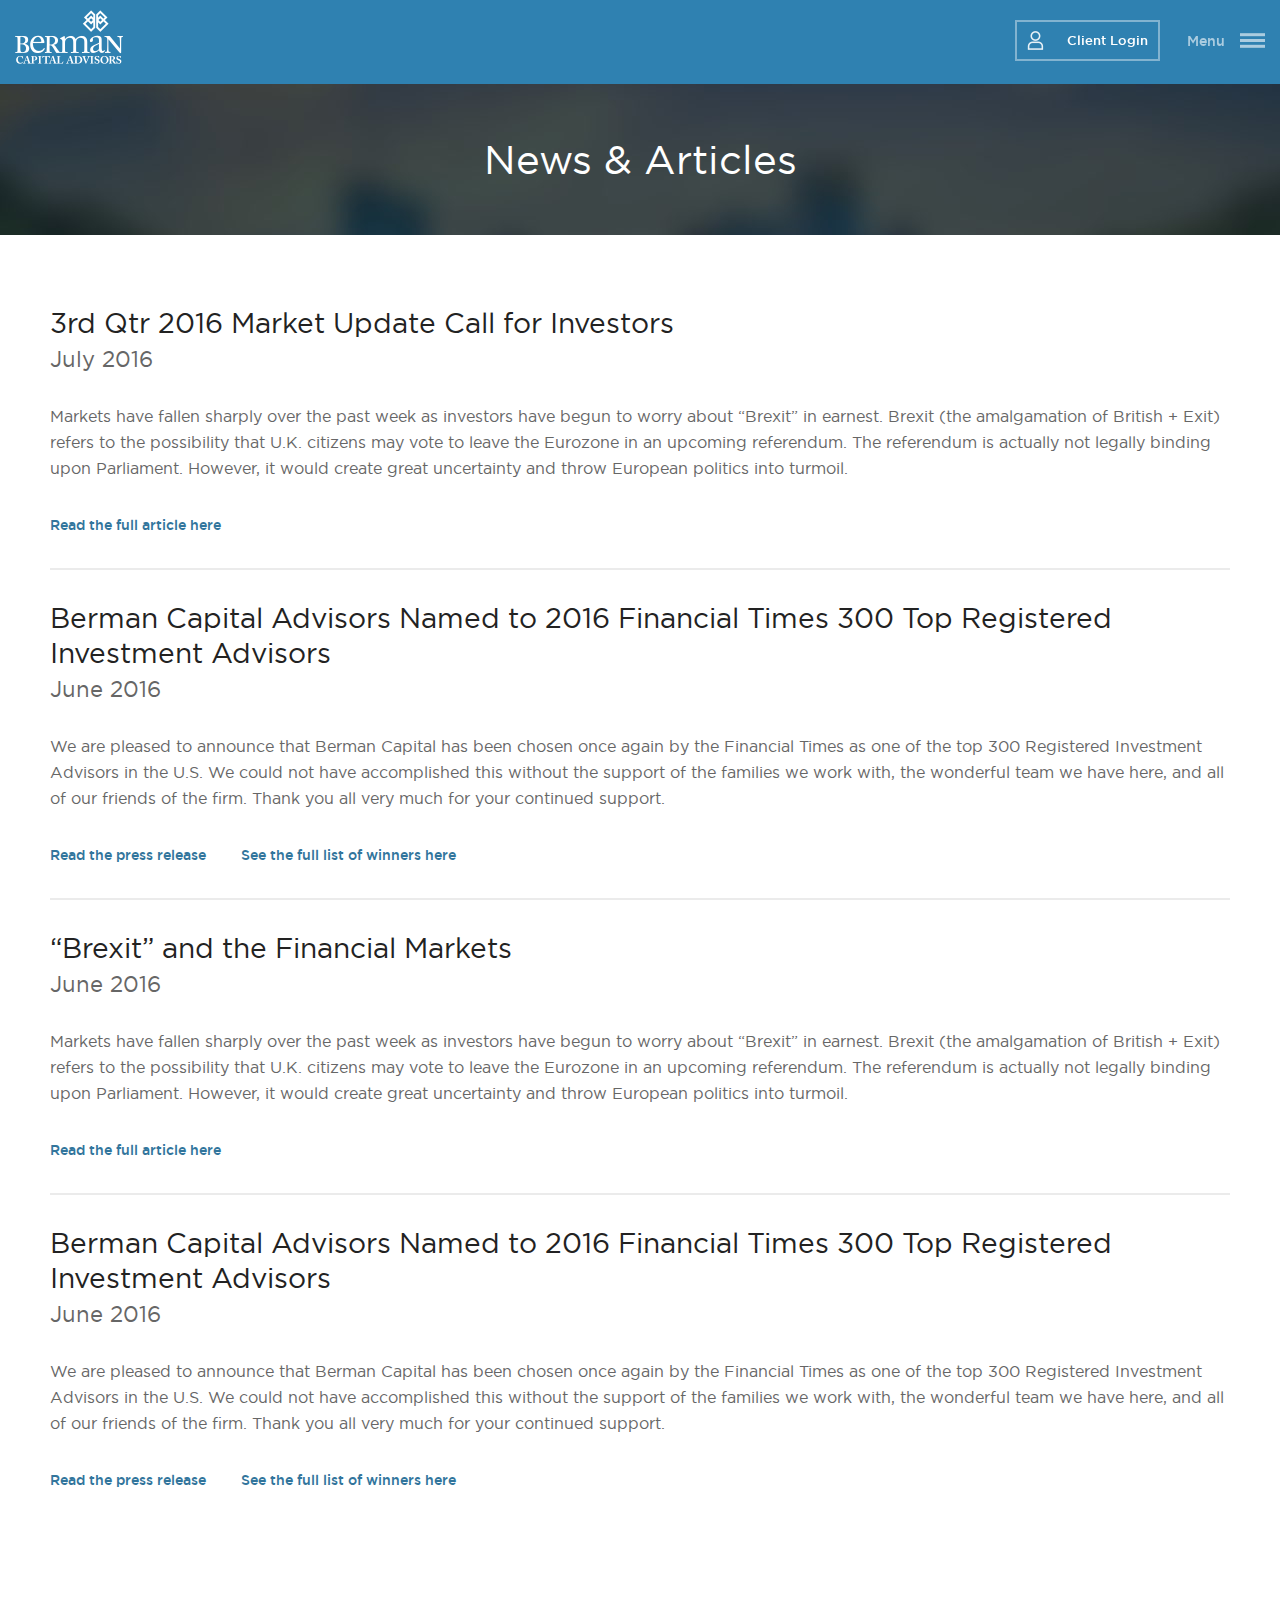
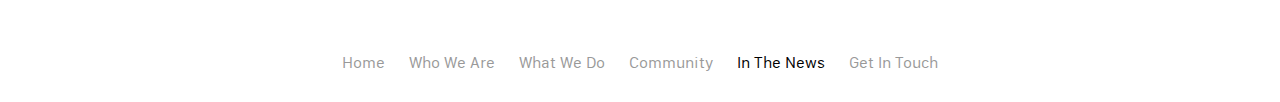
<file: news2.html>
<!DOCTYPE html>
<html lang="en">
<head>
	<meta charset="UTF-8">
	<title>Berman Capital</title>
	<meta name="viewport" content="width=device-width, initial-scale=1.0, maximum-scale=1.0, user-scalable=no" />
	<link rel="stylesheet" href="css/owl.carousel.css">
	<link rel="stylesheet" href="css/style.css">
	<link rel="stylesheet" href="css/responsive.css">
	<!--[if lt IE 9]>
	<script src="js/html5shiv.js"></script>
	<![endif]-->
</head>
<body>
	<header class="header">
		<a href="index.html" class="logo"><img src="images/logo.png" alt=""></a>
	</header>
	<div class="loginCont clearfix">
		<a href="https://bd3.bdreporting.com/" class="clientLogin" target="_blank">Client Login</a>
	</div>
	<div class="btnMobileNavOuter"></div>
	<a class="btnMobileNav" href="javascript:void(0);"><span>Menu</span> <i></i></a>
	<div class="navigationOuter">
		<div class="loginContMob clearfix">
			<a href="https://bd3.bdreporting.com/" class="clientLogin" target="_blank">Client Login</a>
		</div>
		<ul class="nav clearfix">
			<li><a href="index.html">Home</a></li>
			<li><a href="who-we-are.html">Who We Are</a></li>
			<li><a href="what-we-do.html">What We Do</a></li>
			<li><a href="community.html">Community</a></li>
			<li><a class="activePage" href="news.html">In The News</a></li>
			<li><a href="get-in-touch.html">Get In Touch</a></li>
		</ul>
		<div class="fooDesc">
			<div class="fooLogo"><img src="images/footer_logo.png" alt=""></div>
			<p>3475 Lenox Road / Suite 760 / <br> Atlanta, GA 30326<br> 404.554.4999 office / 404.554.0455 fax</p>
			<p>&copy; Copyright 2017. Berman Capital Advisors. All rights reserved.</p>
		</div>
	</div>
	<div class="news clearfix">
		<div class="newsInner clearfix">
			<h2 class="heading2">News &amp; Articles</h2>
		</div>
	</div>
	<div class="dvNews clearfix">
		<div class="newsRow clearfix">
			<h4><a href="#">3rd Qtr 2016 Market Update Call for Investors</a></h4>
			<h5>July 2016</h5>
			<p>Markets have fallen sharply over the past week as investors have begun to worry about “Brexit” in earnest. Brexit (the amalgamation of British + Exit) refers to the possibility that U.K. citizens may vote to leave the Eurozone in an upcoming referendum. The referendum is actually not legally binding upon Parliament. However, it would create great uncertainty and throw European politics into turmoil.</p>
			<p><a href="#">Read the full article here</a></p>
		</div>
		<div class="newsRow clearfix">
			<h4><a href="#">Berman Capital Advisors Named to 2016 Financial Times 300 Top Registered Investment Advisors</a></h4>
			<h5>June 2016</h5>
			<p>We are pleased to announce that Berman Capital has been chosen once again by the Financial Times as one of the top 300 Registered Investment Advisors in the U.S. We could not have accomplished this without the support of the families we work with, the wonderful team we have here, and all of our friends of the firm. Thank you all very much for your continued support.</p>
			<p><a href="#">Read the press release</a> <a href="#">See the full list of winners here</a></p>
		</div>
		<div class="newsRow clearfix">
			<h4><a href="#">“Brexit” and the Financial Markets</a></h4>
			<h5>June 2016</h5>
			<p>Markets have fallen sharply over the past week as investors have begun to worry about “Brexit” in earnest. Brexit (the amalgamation of British + Exit) refers to the possibility that U.K. citizens may vote to leave the Eurozone in an upcoming referendum. The referendum is actually not legally binding upon Parliament. However, it would create great uncertainty and throw European politics into turmoil.</p>
			<p><a href="#">Read the full article here</a></p>
		</div>
		<div class="newsRow clearfix">
			<h4><a href="#">Berman Capital Advisors Named to 2016 Financial Times 300 Top Registered Investment Advisors</a></h4>
			<h5>June 2016</h5>
			<p>We are pleased to announce that Berman Capital has been chosen once again by the Financial Times as one of the top 300 Registered Investment Advisors in the U.S. We could not have accomplished this without the support of the families we work with, the wonderful team we have here, and all of our friends of the firm. Thank you all very much for your continued support.</p>
			<p><a href="#">Read the press release</a> <a href="#">See the full list of winners here</a></p>
		</div>
	</div>
	<footer class="footer clearfix">
		<ul class="fooNav">
			<li><a href="index.html">Home</a></li>
			<li><a href="who-we-are.html">Who We Are</a></li>
			<li><a href="what-we-do.html">What We Do</a></li>
			<li><a href="community.html">Community</a></li>
			<li><a class="activeNav" href="news.html">In The News</a></li>
			<li><a href="get-in-touch.html">Get In Touch</a></li>
		</ul>
	</footer>
	<div class="bodyBg"></div>
	<script src="js/jquery.min.js"></script>
	<script src="js/TweenMax.min.js"></script>
	<script src="js/waypoints.min.js"></script>
	<script src="js/jquery.berman.js"></script>
</body>
</html>
</file>
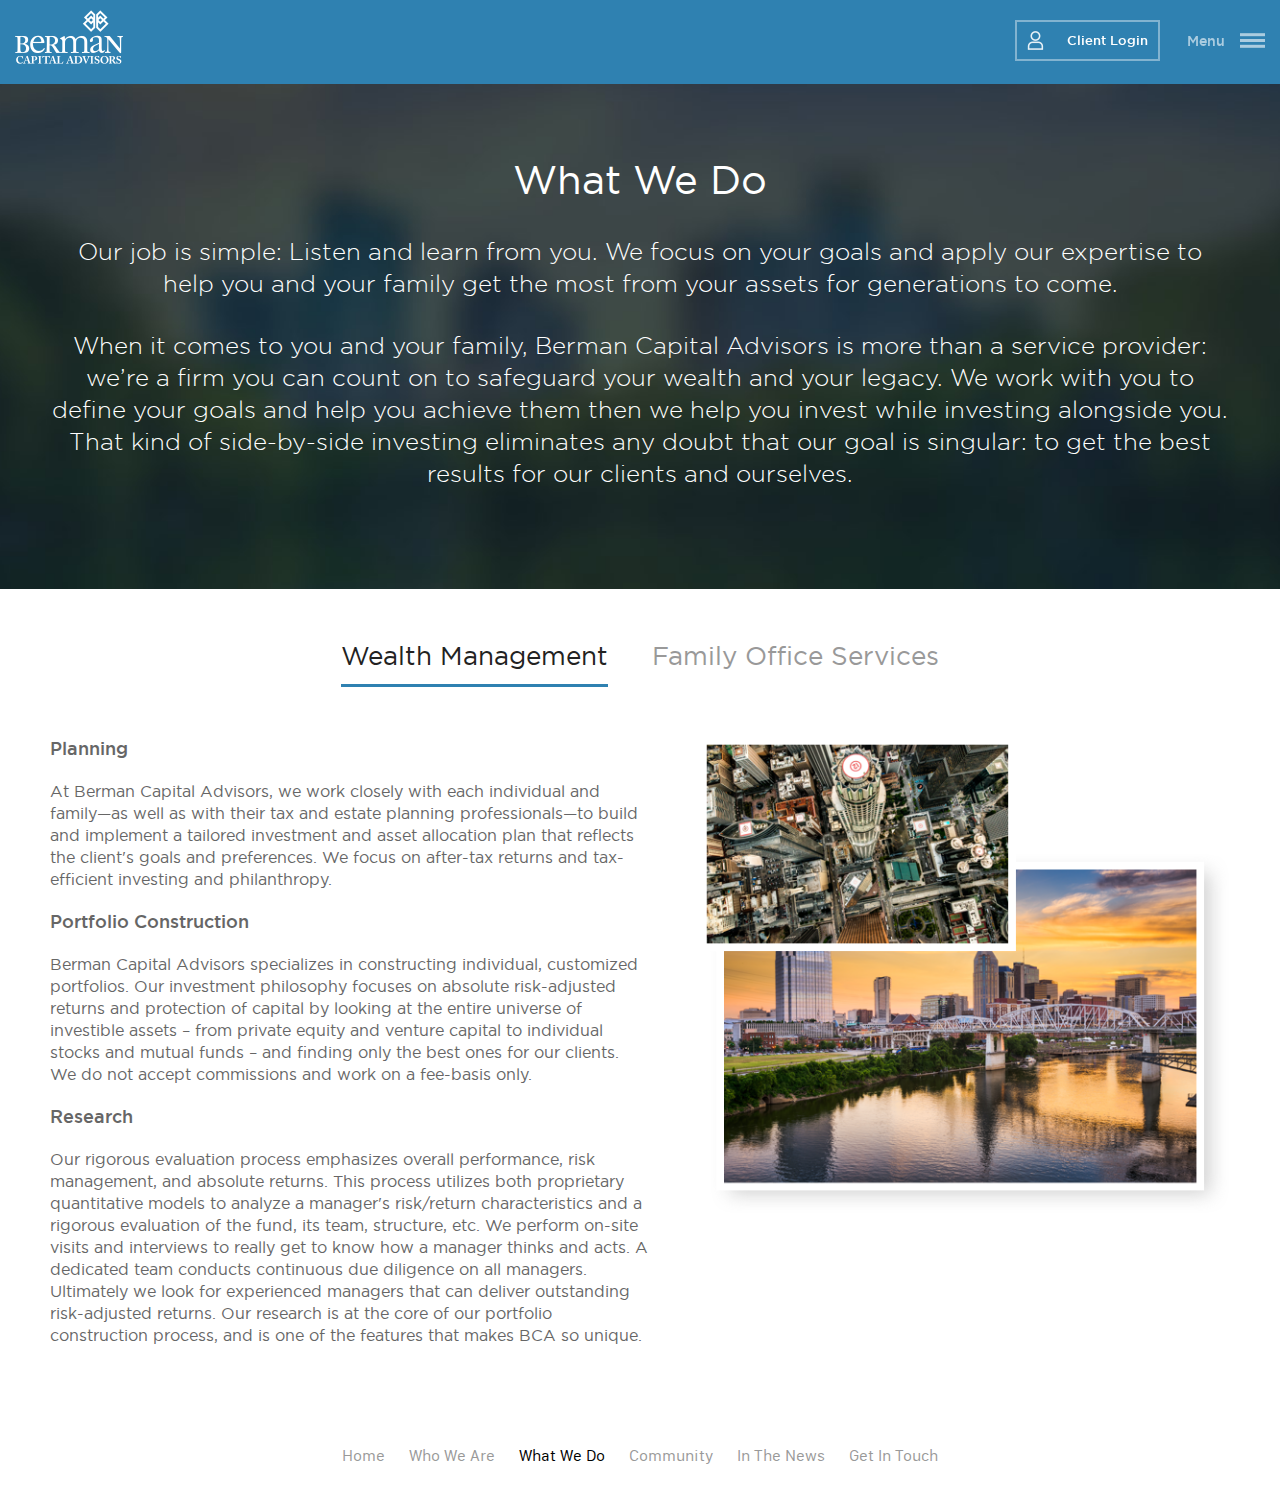
<file: what-we-do.html>
<!DOCTYPE html>
<html lang="en">
<head>
	<meta charset="UTF-8">
	<title>Berman Capital Advisors</title>
	<meta name="viewport" content="width=device-width, initial-scale=1.0, maximum-scale=1.0, user-scalable=no" />
	<link rel="stylesheet" href="css/style.css">
	<link rel="stylesheet" href="css/responsive.css">
	<!--[if lt IE 9]>
	<script src="js/html5shiv.js"></script>
	<![endif]-->
</head>
<body>
	<header class="header">
		<a href="index.html" class="logo"><img src="images/logo.png" alt=""></a>
	</header>
	<div class="loginCont clearfix">
		<a href="https://bd3.bdreporting.com/" class="clientLogin" target="_blank">Client Login</a>
	</div>
	<div class="btnMobileNavOuter"></div>
	<a class="btnMobileNav" href="javascript:void(0);"><span>Menu</span> <i></i></a>
	<div class="navigationOuter">
		<div class="loginContMob clearfix">
			<a href="https://bd3.bdreporting.com/" class="clientLogin" target="_blank">Client Login</a>
		</div>
		<ul class="nav clearfix">
			<li><a href="index.html">Home</a></li>
			<li><a href="who-we-are.html">Who We Are</a></li>
			<li><a class="activePage" href="what-we-do.html">What We Do</a></li>
			<li><a href="community.html">Community</a></li>
			<li><a href="news.html">In The News</a></li>
			<li><a href="get-in-touch.html">Get In Touch</a></li>
		</ul>
		<div class="fooDesc">
			<div class="fooLogo"><img src="images/footer_logo.png" alt=""></div>
			<p>3475 Lenox Road / Suite 760 / <br> Atlanta, GA 30326<br> 404.554.4999 office / 404.554.0455 fax</p>
			<p>&copy; Copyright 2017. Berman Capital Advisors. All rights reserved.</p>
		</div>
	</div>
	<div class="dvWhatWeDo clearfix">
		<div class="dvWhatWeDoInner clearfix">
			<h2 class="heading2">What We Do</h2>
			<h3>Our job is simple: Listen and learn from you. We focus on your goals and apply our expertise to help you and your family get the most from your assets for generations to come.</h3>
			<h3>When it comes to you and your family, Berman Capital Advisors is more than a service provider: we’re a firm you can count on to safeguard your wealth and your legacy. We work with you to define your goals and help you achieve them then we help you invest while investing alongside you. That kind of side-by-side investing eliminates any doubt that our goal is singular: to get the best results for our clients and ourselves.</h3>
		</div>
	</div>
	<div class="whatwedoContent clearfix">
		<div class="tabs clearfix">
			<a class="activeTab" href="#WealthManagement">Wealth <span>Management</span></a>
			<a href="#FamilyOfficeServices">Family Office <span>Services</span></a>
		</div>
		<div class="tabcontentOuter clearfix">
			<div id="WealthManagement" class="tabContent clearfix">
				<div class="dvmanagementLeft">
					<h4>Planning</h4>
					<p>At Berman Capital Advisors, we work closely with each individual and family—as well as with their tax and estate planning professionals—to build and implement a tailored investment and asset allocation plan that reflects the client's goals and preferences. We focus on after-tax returns and tax-efficient investing and philanthropy.</p>
					<h4>Portfolio Construction</h4>
					<p>Berman Capital Advisors specializes in constructing individual, customized portfolios. Our investment philosophy focuses on absolute risk-adjusted returns and protection of capital by looking at the entire universe of investible assets – from private equity and venture capital to individual stocks and mutual funds – and finding only the best ones for our clients. We do not accept commissions and work on a fee-basis only.</p>
					<h4>Research</h4>
					<p>Our rigorous evaluation process emphasizes overall performance, risk management, and absolute returns. This process utilizes both proprietary quantitative models to analyze a manager's risk/return characteristics and a rigorous evaluation of the fund, its team, structure, etc. We perform on-site visits and interviews to really get to know how a manager thinks and acts. A dedicated team conducts continuous due diligence on all managers. Ultimately we look for experienced managers that can deliver outstanding risk-adjusted returns. Our research is at the core of our portfolio construction process, and is one of the features that makes BCA so unique.</p>
				</div>
				<div class="dvmanagementRight">
					<img src="images/wealthManagement.png" alt="">
				</div>
			</div>
			<div id="FamilyOfficeServices" class="tabContent clearfix">
				<div class="dvmanagementLeft">
					<h4>Estate &amp; Trust Planning</h4>
					<p>Our ongoing support includes asset-transfers, working with counsel and fiduciaries, and assisting with the education and mentoring of beneficiaries.</p>
					<h4>Tax Planning</h4>
					<p>As part of our portfolio review, we examine tax obligations and make recommendations on ways to reduce the impact of tax consequences. We also work with accountants and others to identify local and state tax credits, and coordinate delivery of documents.</p>
					<h4>Income/Debt Analysis, Reporting &amp; Projections</h4>
					<p>On an ongoing basis, we provide cash-flow budgeting and monitoring, with customized financial statements showing expected income, obligations, margin requirements, expenses and more. Statements are generated every month, with more detailed statements every quarter.</p>
                    <h4>Risk Management</h4>
					<p>No financial portfolio is complete without a comprehensive risk management plan. We advise on life and other insurance offerings, coordinate policy management and facilitate renewals.</p>
				</div>
				<div class="dvmanagementRight">
					<img src="images/FamilyOfficeServices.png" alt="">
				</div>
			</div>
		</div>
	</div>
	<footer class="footer clearfix">
		<ul class="fooNav">
			<li><a href="index.html">Home</a></li>
			<li><a href="who-we-are.html">Who We Are</a></li>
			<li><a class="activeNav" href="what-we-do.html">What We Do</a></li>
			<li><a href="community.html">Community</a></li>
			<li><a href="news.html">In The News</a></li>
			<li><a href="get-in-touch.html">Get In Touch</a></li>
		</ul>
	</footer>
	<div class="bodyBg"></div>
	<script src="js/jquery.min.js"></script>
	<script src="js/TweenMax.min.js"></script>
	<script src="js/waypoints.min.js"></script>
	<script src="js/jquery.berman.js"></script>
</body>
</html>
</file>
<file: css/style.css>
@charset "utf-8";
/* CSS Document */
*{ margin:0; padding:0;}
body, html { height:100%; width:100%;}
form { height:100%; }
body{ background:#fff; font-family:'gothambook', Arial; font-size:14px; line-height: normal;}
article, aside, details, figcaption, figure, footer, header, hgroup, menu, nav, section { display: block;}
img { max-width: 100%; height: auto; border:0; width: auto\9; /* ie8 */}
a{ text-decoration:none; outline:0; border:0;}
a:hover, a:focus{ text-decoration: none; outline: 0;}
.clearfix:after {visibility: hidden; display: block; font-size: 0; content: " "; clear: both; height: 0;}
.clearfix { display: inline-block; }
* html .clearfix { height: 1%; }
.clearfix { display: block; }
.clr{ clear:both;}
.push { height:115px;}
ul, li{ list-style-type:none; margin: 0;}
h1, h2, h3, h4, h5, h6{ font-weight:normal; margin: 0; padding: 0;}
table{ border-collapse:collapse;}
.fLeft{ float:left;}
.fRight{ float:right;}
.alignRight{ text-align:right;}
.alignLeft{ text-align:left;}
.alignCenter{ text-align:center;}
.positionRelative{ position:relative;}
*{ box-sizing:border-box; -moz-box-sizing:border-box; -webkit-box-sizing:border-box; -ms-box-sizing:border-box;}
a:hover, a:focus{ color: none !important; text-decoration: none; }

::-webkit-input-placeholder {color: #000;}
:-moz-placeholder { color: #000; opacity: 1;}
::-moz-placeholder { color: #000; opacity:  1;}
:-ms-input-placeholder { color: #000;}
:placeholder-shown { color: #000;}
p{ margin:0; }



/********* Font Face ****************/

@font-face {
    font-family: 'gothambold';
    src: url('../fonts/gotham-bold_0-webfont.eot');
    src: url('../fonts/gotham-bold_0-webfont.eot?#iefix') format('embedded-opentype'),
         url('../fonts/gotham-bold_0-webfont.woff') format('woff'),
         url('../fonts/gotham-bold_0-webfont.ttf') format('truetype'),
         url('../fonts/gotham-bold_0-webfont.svg#gothambold') format('svg');
    font-weight: normal;
    font-style: normal;

}
@font-face {
    font-family: 'gothambook';
    src: url('../fonts/gotham-book_0-webfont.eot');
    src: url('../fonts/gotham-book_0-webfont.eot?#iefix') format('embedded-opentype'),
         url('../fonts/gotham-book_0-webfont.woff') format('woff'),
         url('../fonts/gotham-book_0-webfont.ttf') format('truetype'),
         url('../fonts/gotham-book_0-webfont.svg#gothambook') format('svg');
    font-weight: normal;
    font-style: normal;

}

@font-face {
    font-family: 'gothammedium';
    src: url('../fonts/gotham-medium_0-webfont.eot');
    src: url('../fonts/gotham-medium_0-webfont.eot?#iefix') format('embedded-opentype'),
         url('../fonts/gotham-medium_0-webfont.woff') format('woff'),
         url('../fonts/gotham-medium_0-webfont.ttf') format('truetype'),
         url('../fonts/gotham-medium_0-webfont.svg#gothammedium') format('svg');
    font-weight: normal;
    font-style: normal;

}

@font-face {
    font-family: 'GothamThin';
    src: url('../fonts/gotham-thin_0.eot');
    src: url('../fonts/gotham-thin_0.eot') format('embedded-opentype'),
         url('../fonts/gotham-thin_0.woff') format('woff'),
         url('../fonts/gotham-thin_0.ttf') format('truetype'),
         url('../fonts/gotham-thin_0.svg#GothamThin') format('svg');
}
@font-face {
    font-family: 'gothamblack';
    src: url('../fonts/gotham-black-webfont.eot');
    src: url('../fonts/gotham-black-webfont.eot?#iefix') format('embedded-opentype'),
         url('../fonts/gotham-black-webfont.woff') format('woff'),
         url('../fonts/gotham-black-webfont.ttf') format('truetype'),
         url('../fonts/gotham-black-webfont.svg#gothamblack') format('svg');
    font-weight: normal;
    font-style: normal;

}
@font-face {
    font-family: 'gothamlight';
    src: url('../fonts/gotham-light_0-webfont.eot');
    src: url('../fonts/gotham-light_0-webfont.eot?#iefix') format('embedded-opentype'),
         url('../fonts/gotham-light_0-webfont.woff') format('woff'),
         url('../fonts/gotham-light_0-webfont.ttf') format('truetype'),
         url('../fonts/gotham-light_0-webfont.svg#gothamlight') format('svg');
    font-weight: normal;
    font-style: normal;

}
@font-face {
    font-family: 'Conv_GothamRnd-Light';
    src: url('../fonts/GothamRnd-Light.eot');
    src: local('☺'), url('../fonts/GothamRnd-Light.woff') format('woff'), url('../fonts/GothamRnd-Light.ttf') format('truetype'), url('../fonts/GothamRnd-Light.svg') format('svg');
    font-weight: normal;
    font-style: normal;
}
@font-face {
    font-family: 'san_francisco_textregular';
    src: url('../fonts/sanfranciscotext-regular-webfont.woff2') format('woff2'),
         url('../fonts/sanfranciscotext-regular-webfont.woff') format('woff');
    font-weight: normal;
    font-style: normal;
}

/***
Main CSS Rules
***********/

/***
Index
***/
/*.homePage{ background: url(../images/homeBg.jpg) top center no-repeat; background-size: cover; }*/
.header{ height: 84px; background: #2F81B1; width: 100%; position: fixed; left: 0; top: 0; z-index: 9; }
.homePage .header{ background: #222222;}
.logo{ display: inline-block; float: left; margin: 10px 0 0 15px; }
.btnMobileNavOuter{ position: absolute; width: 320px; top: 0; right: -320px; }
.btnMobileNav{ float: right; display: inline-block; font-family: 'gothammedium', Arial; font-size: 14px; line-height: 22px; color: #FFFFFF; padding: 0 40px 0 0; position: fixed; top: 30px; right: 15px; transition: color 0.3s cubic-bezier(0.63, 0.64, 0.3, 1) 0s; z-index: 999999; opacity: 0.6;}
.btnMobileNav i{-moz-user-select: none; background-color: #fff; display: block; height: 3px; margin-top: -2px; position: absolute; right: 0; top: 49%; transition: background-color 0.3s cubic-bezier(0.63, 0.64, 0.3, 1) 0s; width: 25px; }
.btnMobileNav i::after, .btnMobileNav i::before { background-color: #fff; content: ""; height: 100%; left: 0; position: absolute; transition: transform 0.3s ease 0s, background-color 0.3s cubic-bezier(0.63, 0.64, 0.3, 1) 0s; -moz-transition: transform 0.3s ease 0s, background-color 0.3s cubic-bezier(0.63, 0.64, 0.3, 1) 0s; -webkit-transition: transform 0.3s ease 0s, background-color 0.3s cubic-bezier(0.63, 0.64, 0.3, 1) 0s; width: 100%; }
.btnMobileNav i::before{ transform: translateY(-160%); -moz-transform: translateY(-160%); -webkit-transform: translateY(-160%); top: -1px;}
.btnMobileNav i::after{ transform: translateY(160%); -moz-transform: translateY(160%); -webkit-transform: translateY(160%); top: 1px;}
.isActiveNav.btnMobileNav i::before{ transform: translateY(0px) rotate(45deg); -moz-transform: translateY(0px) rotate(45deg); -webkit-transform: translateY(0px) rotate(45deg); top: 0;}
.isActiveNav.btnMobileNav i::after { transform: translateY(0px) rotate(-45deg); -moz-transform: translateY(0px) rotate(-45deg); -webkit-transform: translateY(0px) rotate(-45deg); top: 0;}
.isActiveNav.btnMobileNav i, .isActiveNav.btnMobileNav i::after, .isActiveNav.btnMobileNav i::before{ background-color: #fff;}
.isActiveNav.btnMobileNav{ color: #fff;}
.isActiveNav.btnMobileNav i{ color: #fff !important; }
.isActiveNav.btnMobileNav i {background-color: transparent;}



.navigationOuter{ width: 250px; height: 100%; background: #06425D; position: fixed; right: -250px; top: 0; z-index: 99999;}
.btnCloseNav{ margin: 20px 0 0 0;}
.loginCont{ display: inline-block; position: fixed; top: 20px; right: 120px; z-index: 99;}
.loginContMob{ display: none; padding:100px 30px 20px;}
.nav{ padding:80px 0 0 0;}
.nav li{ font-family: 'san_francisco_textregular', Arial; display: block; font-size: 16px; }
.nav li a{ display: block; color: #6998AE; padding: 10px 30px; }
.nav li a:hover, .nav li a.activePage{ color: #fff;}
.clientLogin{ display: block; padding: 10px 10px 10px 50px; border: 2px solid rgba(255,255,255,0.4); font-family:'gothammedium', Arial; font-size: 13px; color: #fff; background: url(../images/login_icon.png) 10px center no-repeat;}

.fooDesc{ width: 100%; position: absolute; left: 0; bottom: 0; padding: 20px; }
.fooLogo{ padding: 0 0 15px 0; }
.fooDesc p{ font-family: 'san_francisco_textregular', Arial; font-size: 10px; line-height: 14px; color: #fff; opacity: 0.6; padding: 0 0 15px 0;}


.bodyBg{ background: rgba(0,0,0,0.5); width: 100%; height: 100%; position: fixed; top: 0; left:0; z-index: 999; display: none; }

.bannerContent{ width: 100%; text-align: center; position: absolute; top: 50%; transform: translateY(-50%); -moz-transform: translateY(-50%); -webkit-transform: translateY(-50%); z-index: 2; padding: 0 20px;}
.bannerContent h2{ font-size: 50px; line-height: 56px; color: #fff; padding: 0 0 10px 0;}
.bannerContent h3{ font-size: 28px; line-height: 32px; color: #fff; text-transform: uppercase;}

.videoCont{ position: relative; height: 100%;}
.videoCont video {
    -webkit-transform: translateX(-50%) translateY(-50%);
    -moz-transform: translateX(-50%) translateY(-50%);
    -ms-transform: translateX(-50%) translateY(-50%);
    -o-transform: translateX(-50%) translateY(-50%);
    transform: translateX(-50%) translateY(-50%);
    position: absolute;
    top: 50%;
    left: 50%;
    min-width: 100%;
    min-height: 100%;
    width: auto;
    height: auto;
    z-index: -100;
}
body.homePage{ overflow: hidden; }
.videoOverlay{ width: 100%; height: 100%; background: rgba(0,0,0,0.3); position: absolute; left: 0; top: 0; z-index: 1; }

/***
What We Do
***/
.dvWhatWeDo{ margin: 84px 0 0 0; padding:70px 50px; background: url(../images/whatWeDoBg.jpg) top center no-repeat; background-size: cover; text-align: center;}
.heading2{ font-size: 40px; color: #fff; padding: 0 0 30px 0; text-align: center;}
.dvWhatWeDo h3{ font-family: 'gothamlight', Arial; font-size: 24px; line-height: 32px; color: #fff; padding: 0 0 30px 0;}
.whatwedoContent{ padding: 50px; }
.tabs{ text-align: center; }
.tabs a{ display: inline-block; font-size: 26px; color: #999999; margin: 0 20px; padding: 0 0 15px 0; position: relative;}
.tabs a::after, .tabs a::before { transition: all 0.3s ease 0s; -moz-transition: all 0.3s ease 0s; -webkit-transition: all 0.3s ease 0s;}
.tabs a::after{ background: #fff none repeat scroll 0 0; bottom: 0; color: transparent; content: ""; height: 3px; left: 0; margin: auto; position: absolute; right: 0; width: 0;}
.tabs a.activeTab::after { width: 100%; border-bottom: 3px #2F81B1 solid;}
.tabs a:hover, .tabs a.activeTab{ color: #222222;}

.tabs.tabsTeam a{ font-size: 20px; margin: 0 15px;}

.tabcontentOuter{ padding: 50px 0 0 0;}
.tabContent{display: none;}
.dvmanagementLeft{ width: 55%; float: left; padding: 0 50px 0 0;}
.dvmanagementLeft h4{ font-family:'gothammedium', Arial; font-size: 18px; color: #666666; padding: 0 0 20px 0;}
.dvmanagementLeft p{ font-size: 16px; line-height: 22px; color: #666666; padding: 0 0 20px 0;}
.dvmanagementRight{ width: 45%; float: right; text-align: right;}


/***
Get In Touch
***/
.getInTouch{ padding: 50px 50px 70px 50px; background: url(../images/getIntouch_bg.jpg) top center no-repeat; background-size: cover; margin:84px 0 0 0;}
.dvgetInTouch{ max-width: 1030px; background: #fff; margin:0 auto; margin-top: 20px; border-radius: 10px; -moz-border-radius: 10px; -webkit-border-radius: 10px; padding: 40px;}
.dvgetInTouchLeft{ width: 300px; float: left; border-right: 2px #EBEBEB solid; padding: 0 40px 0 0;}
.dvgetInTouchLeft h4{ font-family:'gothammedium', Arial; font-size: 18px; color: #222222; line-height: 22px; text-transform: uppercase; padding: 0 0 10px 0;}
.dvgetInTouchLeft h5{ font-size: 16px; color: #666666; line-height: 32px; padding: 0 0 50px 0;}
.dvgetInTouchLeft p{ font-size: 15px; line-height: 22px; color: #666666; padding: 0 0 30px 0;}
.dvgetInTouchLeft a{ font-family:'gothammedium', Arial; color: #77B6D8; font-size: 18px;}

.dvgetInTouchRight{ display: block; overflow:hidden; border-left: 2px #EBEBEB solid; padding: 0 0 0 40px; position: relative; left: -2px;}
.dvgetInTouchRight h4{ font-size: 16px; line-height: 22px; color: #666666; padding: 0 0 40px 0;}
.frmRow{ margin: 0 0 20px 0; }
.frmCol{ width: 50%; float: left; padding: 0 20px 0 0;}
.frmCol.w_100{ width: 100%; float: left; padding: 0 20px 0 0;}
.lbl{ font-family:'gothammedium', Arial; display: block; font-size: 14px; color: #666666; padding: 0 0 5px 0; }
.txtInput{ width: 100%; background: #fff; border: 1px #C5C5C5 solid; padding: 12px; border-radius: 4px; -moz-border-radius: 4px; -webkit-border-radius: 4px; font-size: 14px; color: #666666; outline: 0;}
.txtArea{ width: 100%; background: #fff; border: 1px #C5C5C5 solid; padding: 12px; border-radius: 4px; -moz-border-radius: 4px; -webkit-border-radius: 4px; font-size: 14px; color: #666666; outline: 0; resize: none; height: 84px;}
.btnSubmit{ display: inline-block; border: 2px #004772 solid; font-family:'gothammedium', Arial; font-size: 14px; color: #32759C; padding: 10px 50px; border-radius: 4px; -moz-border-radius: 4px; -webkit-border-radius: 4px;}


/***
Community
***/
.community{ margin: 84px 0 0 0; padding:70px 50px; background: url(../images/whatWeDoBg.jpg) top center no-repeat; text-align: center; background-size: 100%;}
.imgCommunity{ margin: 20px 0 50px 0; }
.imgCommunity img{ vertical-align: top;}
.communityInner h4{ font-family: 'gothamlight', Arial; font-size: 24px; line-height: 36px; color: #222222; }
.communityInner h4 a{ color: #77B6D8; font-family:'gothammedium', Arial;}

.dvCommunity{ max-width: 1170px; margin: 0 auto; background: #fff; padding: 10px; min-height: 520px; margin-bottom: 70px; position: relative;}
.gridItem{ position: absolute;}
.gridItem img{ vertical-align: top;}
.item1{ width: 429px; height: 250px; overflow: hidden; left: 10px; top: 10px;}
.item2{ width: 240px; height: 250px; overflow: hidden; left: 449px; top: 10px;}
.item3{ width: 212px; height: 250px; overflow: hidden; left: 698px; top: 10px;}
.item4{ width: 240px; height: 509px; overflow: hidden; left: 920px; top: 10px;}
.item5{ width: 278px; height: 250px; overflow: hidden; left: 10px; top: 270px;}
.item6{ width: 393px; height: 250px; overflow: hidden; left: 298px; top: 270px;}
.item7{ width: 211px; height: 250px; overflow: hidden; left: 700px; top: 270px;}
.item7{ width: 211px; height: 250px; overflow: hidden; left: 700px; top: 270px;}
figcaption{ display: none; }

/***
Who We Are
***/
.whoweAre{ margin: 84px 0 0 0; padding: 70px 50px; background: url(../images/whatWeDoBg.jpg) top center no-repeat; background-size: cover; text-align: center;}
.whoweAre h4{ font-size: 26px; padding: 0 0 30px 0; color: #fff;}
.whoweAre h5{ font-family: 'gothamlight', Arial; font-size: 24px; line-height: 32px; color: #fff; padding: 0 0 40px 0;}
.whoweAre h5:last-child{ padding: 0;}
.dvOurTeam{ padding: 70px 50px;}
.dvOurTeam h2{ font-size: 26px; color: #222222; padding: 0 0 50px 0; text-align: center;}
.OurTeamSliderOuter{ position: relative;}
.ourteamSlider{ text-align: center; }
.btnLeft{ display: inline-block; position: absolute; left: 0; top: 50%; transform: translateY(-50%); -moz-transform: translateY(-50%); -webkit-transform: translateY(-50%); z-index: 2;}
.btnRight{ display: inline-block; position: absolute; right: 0; top: 50%; transform: translateY(-50%); -moz-transform: translateY(-50%); -webkit-transform: translateY(-50%); z-index: 2;}

#ReportingNext{ opacity: 0; }
#ReportingPrev{ opacity: 0; }
#ResearchNext{ opacity: 0; }
#ResearchPrev{ opacity: 0; }
#OfficeAdministrationNext{ opacity: 0; }
#OfficeAdministrationPrev{ opacity: 0; }

.item{ padding: 0 20px; cursor: pointer;}
.mImg{ width: 120px; height: 120px; display: inline-block; overflow: hidden; margin: 0 0 10px 0; border-radius: 100px; -moz-border-radius: 100px; -webkit-border-radius: 100px;}
.mImg img{ vertical-align: top; position: relative; top: 0;}
.item h4{ font-family: 'gothammedium', Arial; font-size: 17px; color: #222222; opacity: 0.6; padding: 0 0 5px 0; }
.item h5{ font-size: 16px; color: #666666; opacity: 0.6;}
.item:hover h4, .item.activeTeam h4{ opacity: 1; }
.item:hover .mImg img, .item.activeTeam .mImg img{ top: -125%;}

.teamTabOuter{ padding: 70px 50px; }
.teamTab{ display: none;}
.teamLeft{ width: 245px; float: left; margin: 0 70px 0 0; }
.teamRight{ display: block; overflow: hidden;}
.teamRow{ margin: 0 0 50px 0; }
.teamRowLeft{ float: left; }
.teamRowRight{ float: right; }
.teamRowRight a{ display: inline-block; border: 2px #004772 solid; padding: 10px 20px; color: #32759C; font-family: 'gothammedium', Arial; font-size: 14px; border-radius: 3px; -moz-border-radius: 3px; -webkit-border-radius: 3px;}
.teamRight h4{ font-size: 28px; color: #222222; padding: 0 0 5px 0; text-transform: uppercase;}
.teamRight h5{ font-size: 22px; color: #666666;}
.teamRight p{ font-size: 16px; line-height: 26px; color: #666666; padding: 0 0 20px 0; }


.dvBoardAdviser{ padding: 0 50px; }
.dvBoardAdviser h4{ font-family: 'gothammedium', Arial; font-size: 18px; color: #222222; opacity: 0.6; padding: 0 0 5px 0; }
.dvBoardAdviser h5{ font-size: 16px; color: #666666; opacity: 0.6; margin: 0 0 30px 0;}
.dvBoardAdviser p{ font-size: 16px; line-height: 26px; color: #666666; padding: 0 0 20px 0;}

/***
News and Articles
***/
.news{ margin: 84px 0 0 0; padding: 50px 20px; background: url(../images/whatWeDoBg.jpg) top center no-repeat; background-size: cover; text-align: center;}
.news h2{ padding: 0;}
.dvNews{ padding: 70px 50px; }
.newsRow{ margin: 0 0 30px 0; border-bottom: 2px #EBEBEB solid;}
.newsRow:last-child{ border:0;}
.newsRow h4{ font-size: 28px; color: #222222; padding: 0 0 5px 0;}
.newsRow h4 a{ color: #222222;}
.newsRow h5{ font-size: 22px; color: #666666; padding: 0 0 30px 0;}
.newsRow p{ font-size: 16px; line-height: 26px; color: #666666; padding: 0 0 30px 0;}
.newsRow p a{ font-family: 'gothammedium', Arial; font-size: 14px; color: #32759C; display: inline-block; margin:0 30px 0 0;}


.footer{ padding: 30px 20px; text-align: center; }
.fooNav{}
.fooNav li{ font-family: 'san_francisco_textregular', Arial; font-size: 16px; display: inline-block; margin: 0 10px;}
.fooNav li a{ color: #999999; }
.fooNav li a:hover, .fooNav li a.activeNav{ color: #000; }
</file>
<file: css/responsive.css>
@media (min-width:320px) and (max-width:767px){
	.homePage{ background-attachment: fixed; }
	.header{ height: 64px; }
	.logo{ width: 90px; margin: 8px 0 0 15px; }
	.btnMobileNav{ top: 22px; }
	.loginCont{ display: none; }
	.loginContMob{ display: block; padding: 70px 30px 20px 30px;}
	.nav{ padding:0;}
	/*.bannerContent{ transform: none; -moz-transform: none; -webkit-transform: none; top: auto; padding: 130px 15px 0 15px;}*/
	.bannerContent h2{ font-size: 32px; line-height: 38px; }
	.bannerContent h3{font-size: 18px; line-height: 26px; }
	.nav li a{ padding: 6px 30px; }
	.fooLogo{ padding: 0 0 5px 0; }
	.fooDesc p{ padding: 0 0 7px 0; }
	.fooDesc{ padding: 10px 20px 0 20px; }
	.dvOurTeam{ padding: 30px 15px 0 15px; }
	.dvOurTeam h2{ padding: 0 0 30px 0; }

	
	.whoweAre{ margin: 64px 0 0 0; padding: 30px 20px;}
	.heading2{ font-size: 28px; padding: 0 0 20px 0; }
	.whoweAre h4{ font-size: 20px; padding: 0 0 20px 0;}
	.whoweAre h5{ font-size: 16px; line-height: 26px; }
	.teamTabOuter{ padding: 30px 0; }
	.teamLeft{ width: 100%; margin: 0 0 20px 0; text-align: center; }
	.teamRight{ width: 100%; float: left; overflow: visible; }
	.teamRight h3{ font-size: 20px;}
	.teamRight h4{ font-size: 16px; }
	.teamRowLeft{ width: 100%; }
	.teamRowRight{ width: 100%; float: left; margin:20px 0 0 0; }
	.teamRow{ margin: 0 0 20px 0; }

	.dvWhatWeDo{ margin: 64px 0 0 0; padding: 30px 15px; }
	.dvWhatWeDo h3{ font-size: 16px; line-height: 24px; padding: 0 0 20px 0; }
	.whatwedoContent{ padding: 30px 15px; }
	.tabs a{ font-size: 16px; margin: 0 15px;}
	.tabs a span{ display: block;}
	.tabs a::after{ height: 2px;}
	.tabs a:hover::after, .tabs a.activeTab::after {border-bottom: 2px #2F81B1 solid;}
	.tabcontentOuter{ padding: 30px 0 0 0; }
	.dvmanagementLeft{ width: 100%; padding:0; }
	.dvmanagementRight{ display: none; }

	.community{ margin: 64px 0 0 0; padding: 30px 15px; }
	.community .heading2{ padding: 0;}
	.imgCommunity{ margin: 20px 0; }
	.communityInner h4{ font-size: 18px; line-height: 28px; }

	.news{ margin: 64px 0 0 0; padding: 30px 15px; }
	.dvNews{ padding: 30px 15px; }
	.newsRow h4{ font-size: 20px; }
	.newsRow h5{ font-size: 17px; padding: 0 0 20px 0; }

	.getInTouch{ padding: 30px 15px; margin: 64px 0 0 0;}
	.dvgetInTouch{ padding: 20px; margin: 0;}
	.dvgetInTouchLeft{ width: 100%; padding: 0; margin: 0 0 20px 0; border-right: 0; border-bottom: 2px #EBEBEB solid;}
	.dvgetInTouchRight{ padding: 0; width: 100%; overflow: visible; border:0; left: auto; float: left;}
	.dvgetInTouchLeft h4{ font-size: 16px; }
	.dvgetInTouchLeft h5{ font-size: 14px; line-height: 24px; padding: 0 0 20px 0; }
	.dvgetInTouchLeft p{ padding: 0 0 20px 0; }
	.dvgetInTouchLeft a{ font-size: 14px; }
	.dvgetInTouchRight h4{ font-size: 14px; padding: 0 0 20px 0; }
	.frmRow{ margin: 0; }
	.frmCol.w_100{ padding: 0; }
	.frmCol{ width: 100%; padding: 0; margin: 0 0 10px 0; }

	.footer{ display: none; }

	.dvCommunity{ min-height: 870px; width: 290px; margin-top: 20px;}
	.item1{ width: 170px; height: 99px; left: 10px; top: 10px;}
	.item2{ width: 95px; height: 99px; left: 185px; top: 10px;}
	.item3{ width: 170px; height: 200px; left: 10px; top: 114px;}
	.item4{ width: 96px; height: 200px; left: 185px; top: 114px;}
	.item5{ width: 270px; height: 240px; left: 10px; top: 319px;}
	.item6{ width: 270px; height: 170px; left: 10px; top: 564px;}
	.item7{ width: 270px; height: 170px; left: 10px; top: 739px;}
	.item7 > img{ width: 100%;}

	.dvBoardAdviser{ padding: 0; }
	#ReportingNext{ opacity: 1; }
	#ReportingPrev{ opacity: 1; }
	#ResearchNext{ opacity: 1; }
	#ResearchPrev{ opacity: 1; }
	#OfficeAdministrationNext{ opacity: 1; }
	#OfficeAdministrationPrev{ opacity: 1; }
	.tabs.tabsTeam a{ margin: 0 0 10px 0; padding: 0 0 10px 0; font-size: 16px; display: block; }
}


@media (min-width:768px) and (max-width:1024px){
	.bannerContent{ transform: none; -moz-transform: none; -webkit-transform: none; top: auto; padding: 250px 50px 0 50px;}
	.teamTabOuter{ padding: 50px 0; }
	.teamLeft{ width: 150px; margin: 0 30px 0 0; }
	.getInTouch{ padding: 50px 30px; }
	.dvgetInTouch{ padding: 20px; }
	.dvgetInTouchLeft{ width: 300px; padding: 0 20px 0 0;}
	.dvgetInTouchRight{ padding: 0 0 0 20px; }
	
	.dvCommunity{ min-height: 280px; width: 692px; }
	.community{ padding: 70px 38px; }
	.item1{ width: 245px; height: 138px; left: 10px; top: 10px;}
	.item2{ width: 138px; height: 138px; left: 265px; top: 10px;}
	.item3{ width: 122px; height: 138px; left: 413px; top: 10px;}
	.item4{ width: 138px; height: 286px; left: 545px; top: 10px;}
	.item5{ width: 160px; height: 138px; left: 10px; top: 158px;}
	.item6{ width: 226px; height: 138px; left: 180px; top: 158px;}
	.item7{ width: 122px; height: 138px; left: 416px; top: 158px;}

	.dvBoardAdviser{ padding: 0; }
	.tabs.tabsTeam a{ margin: 0 15px 15px 15px; }
}

@media (min-width:768px) and (max-width:1024px) and (orientation:portrait){
	#ReportingNext{ opacity: 1; }
	#ReportingPrev{ opacity: 1; }
	#ResearchNext{ opacity: 1; }
	#ResearchPrev{ opacity: 1; }
	#OfficeAdministrationNext{ opacity: 1; }
	#OfficeAdministrationPrev{ opacity: 1; }
}
</file>
